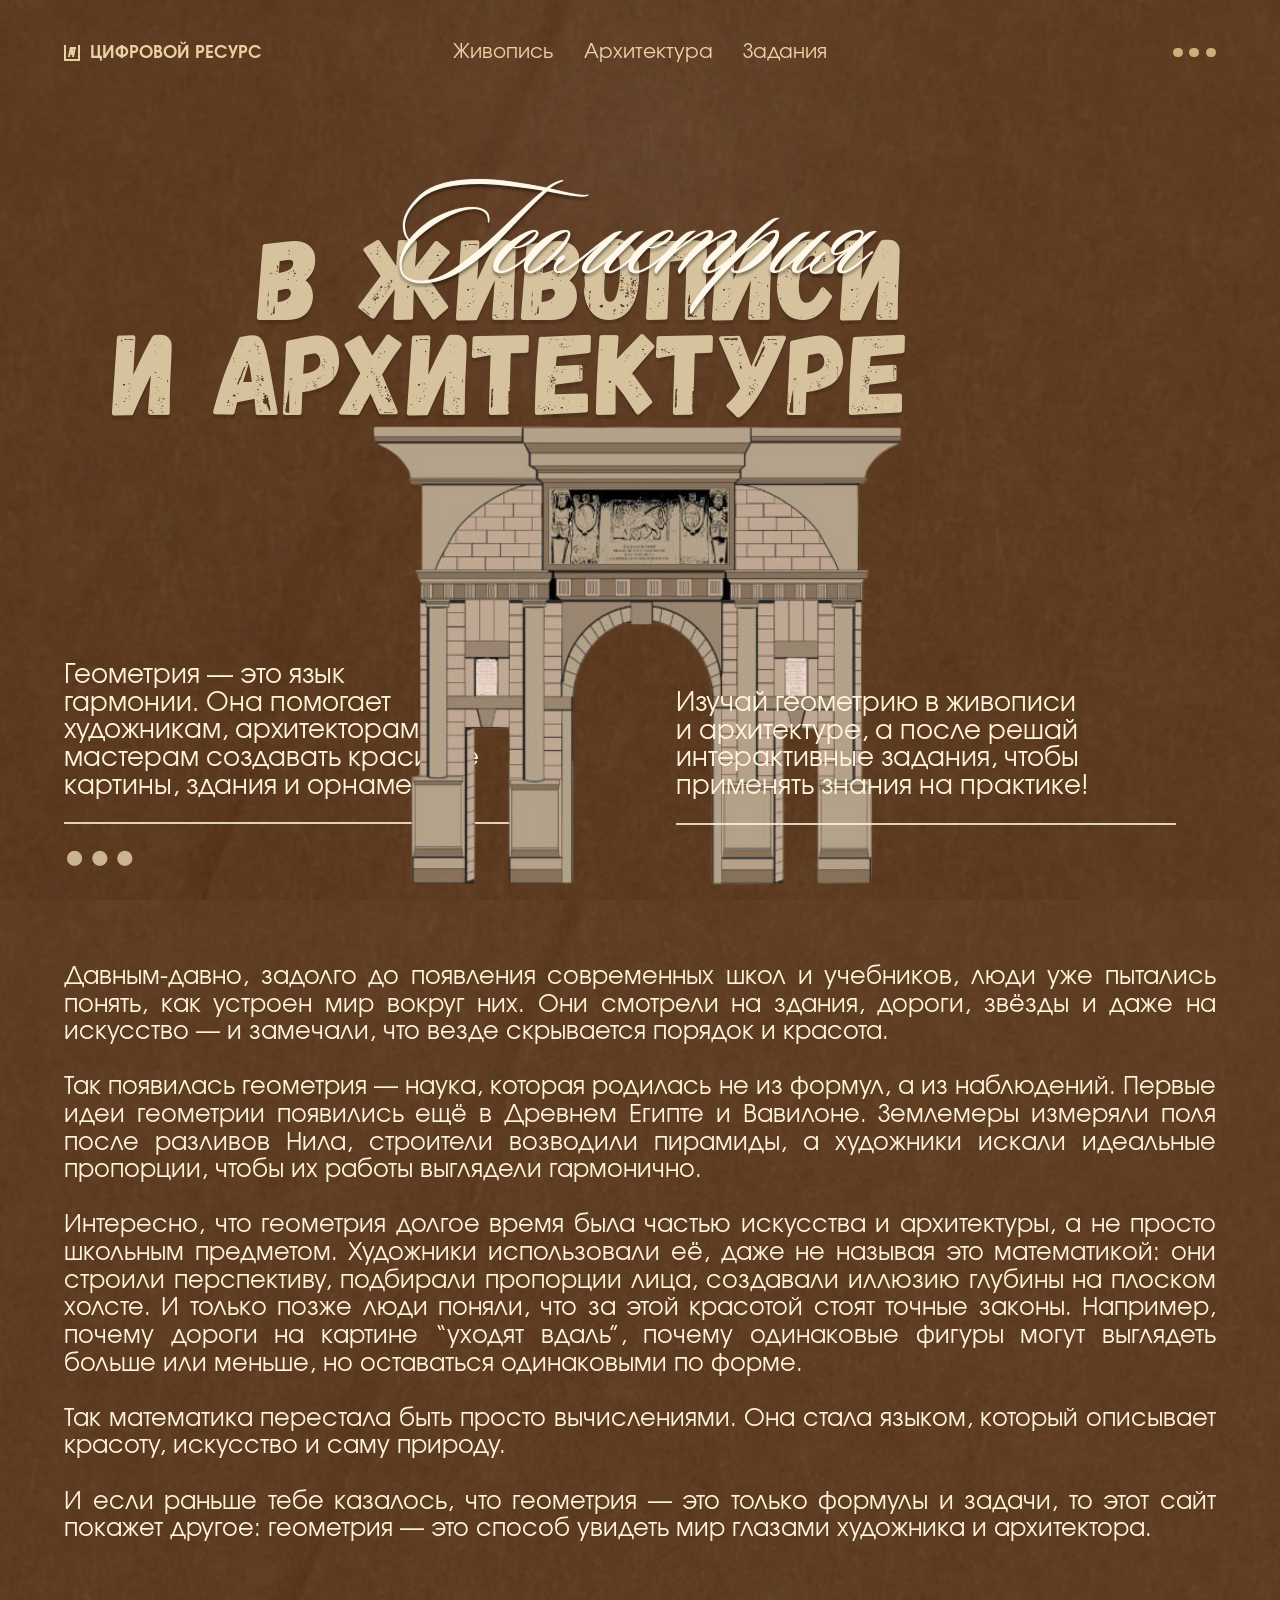
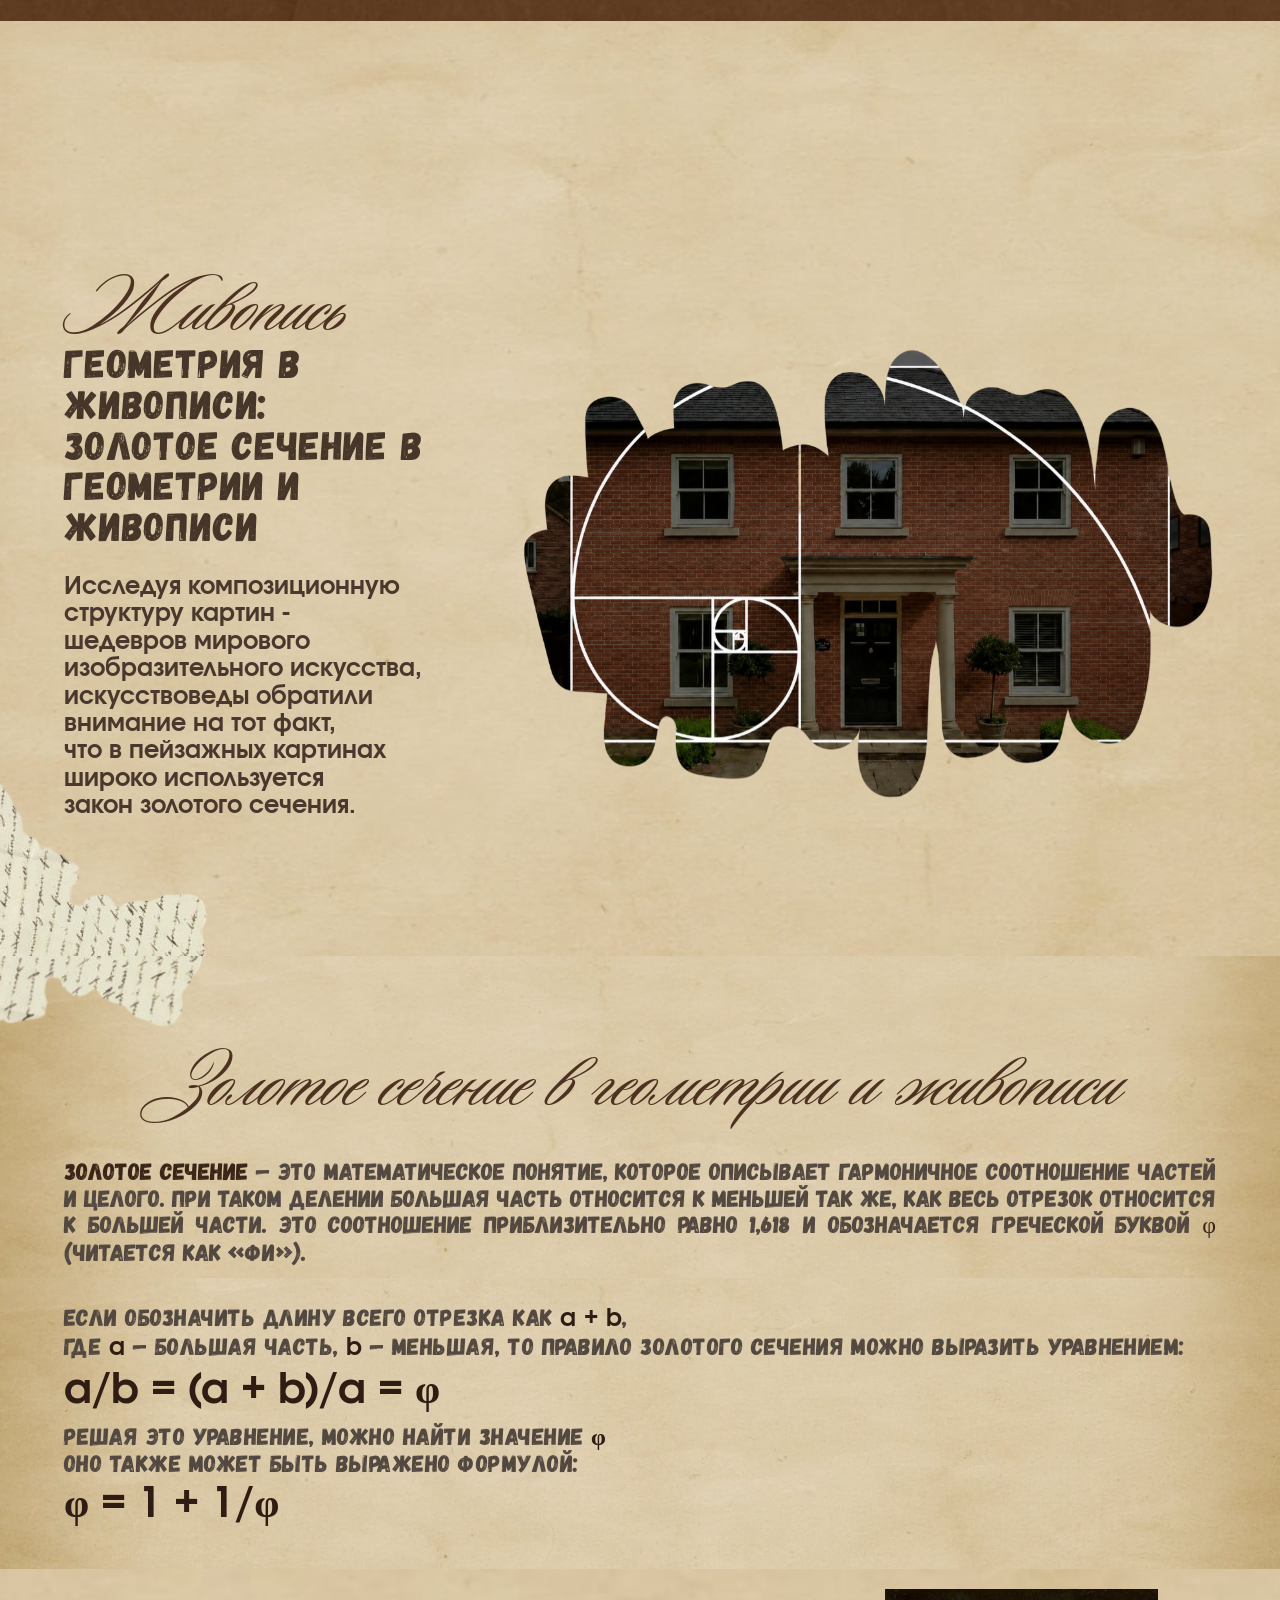
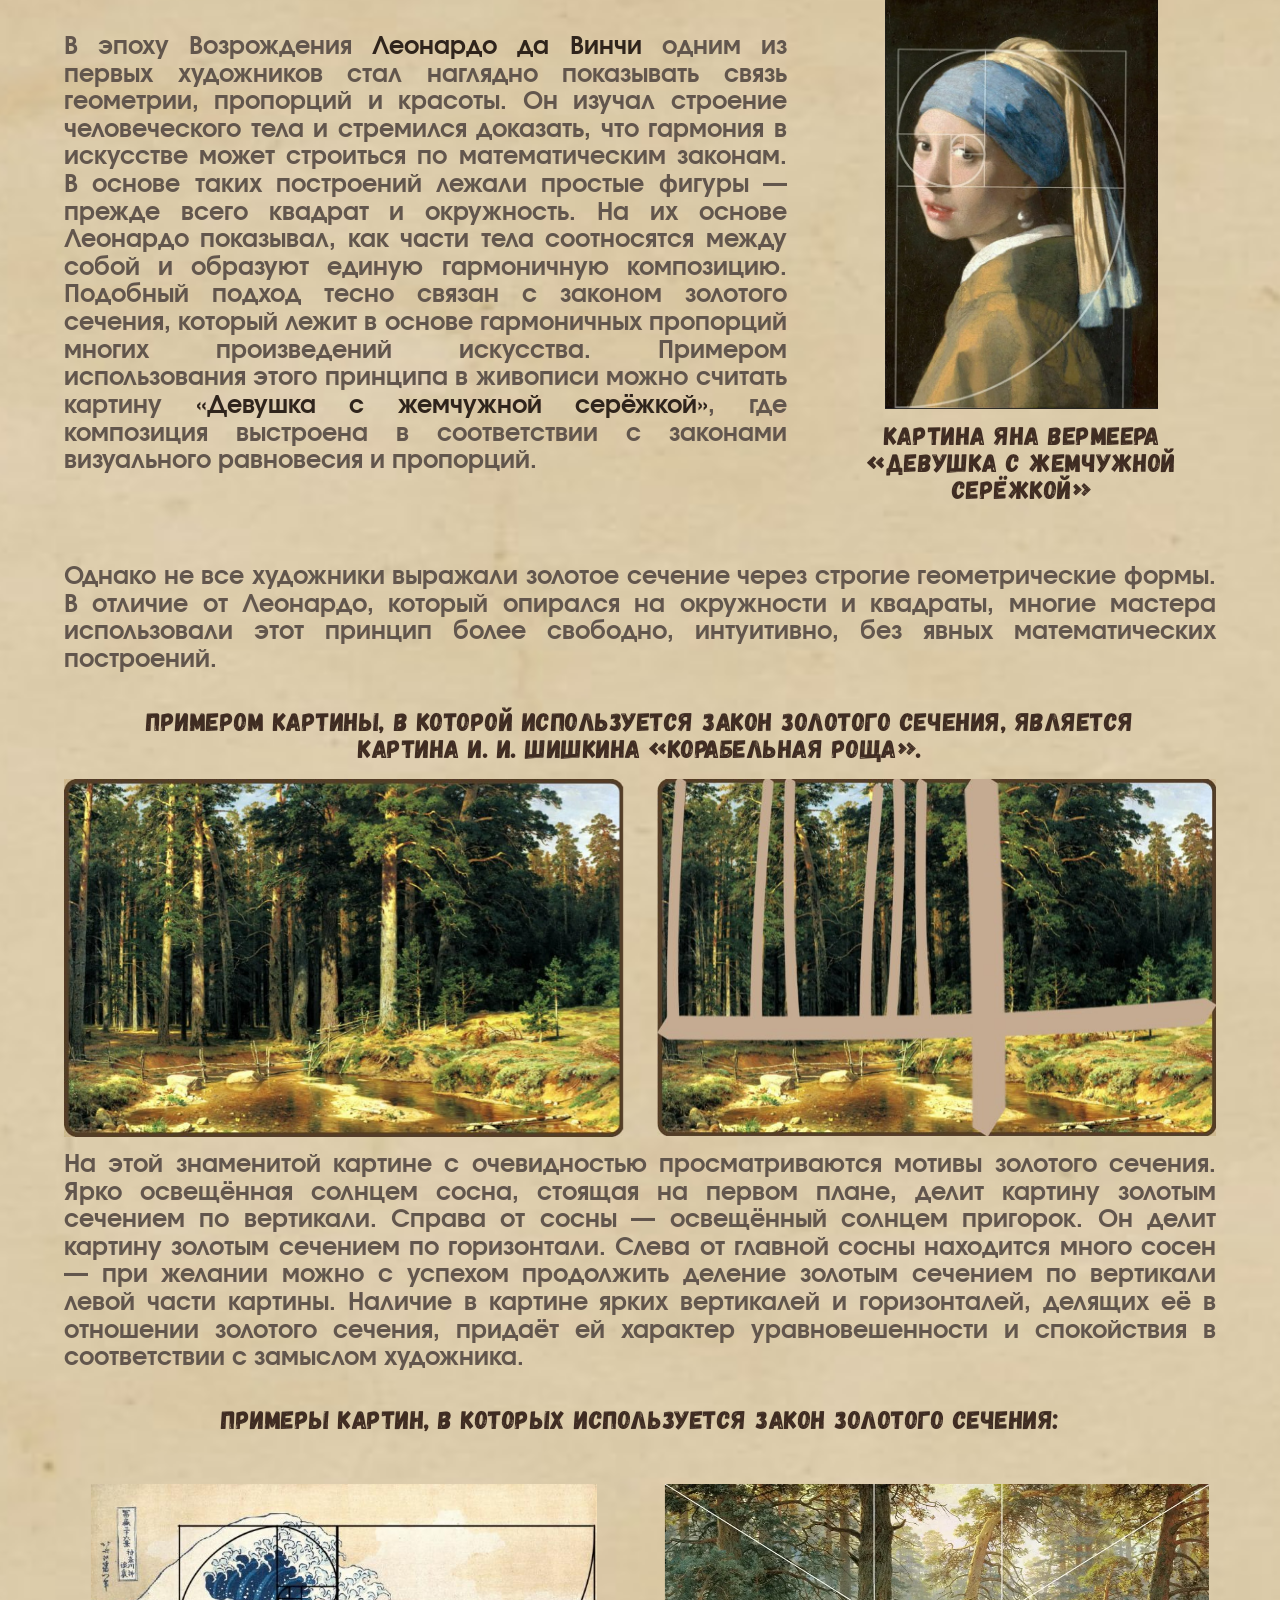
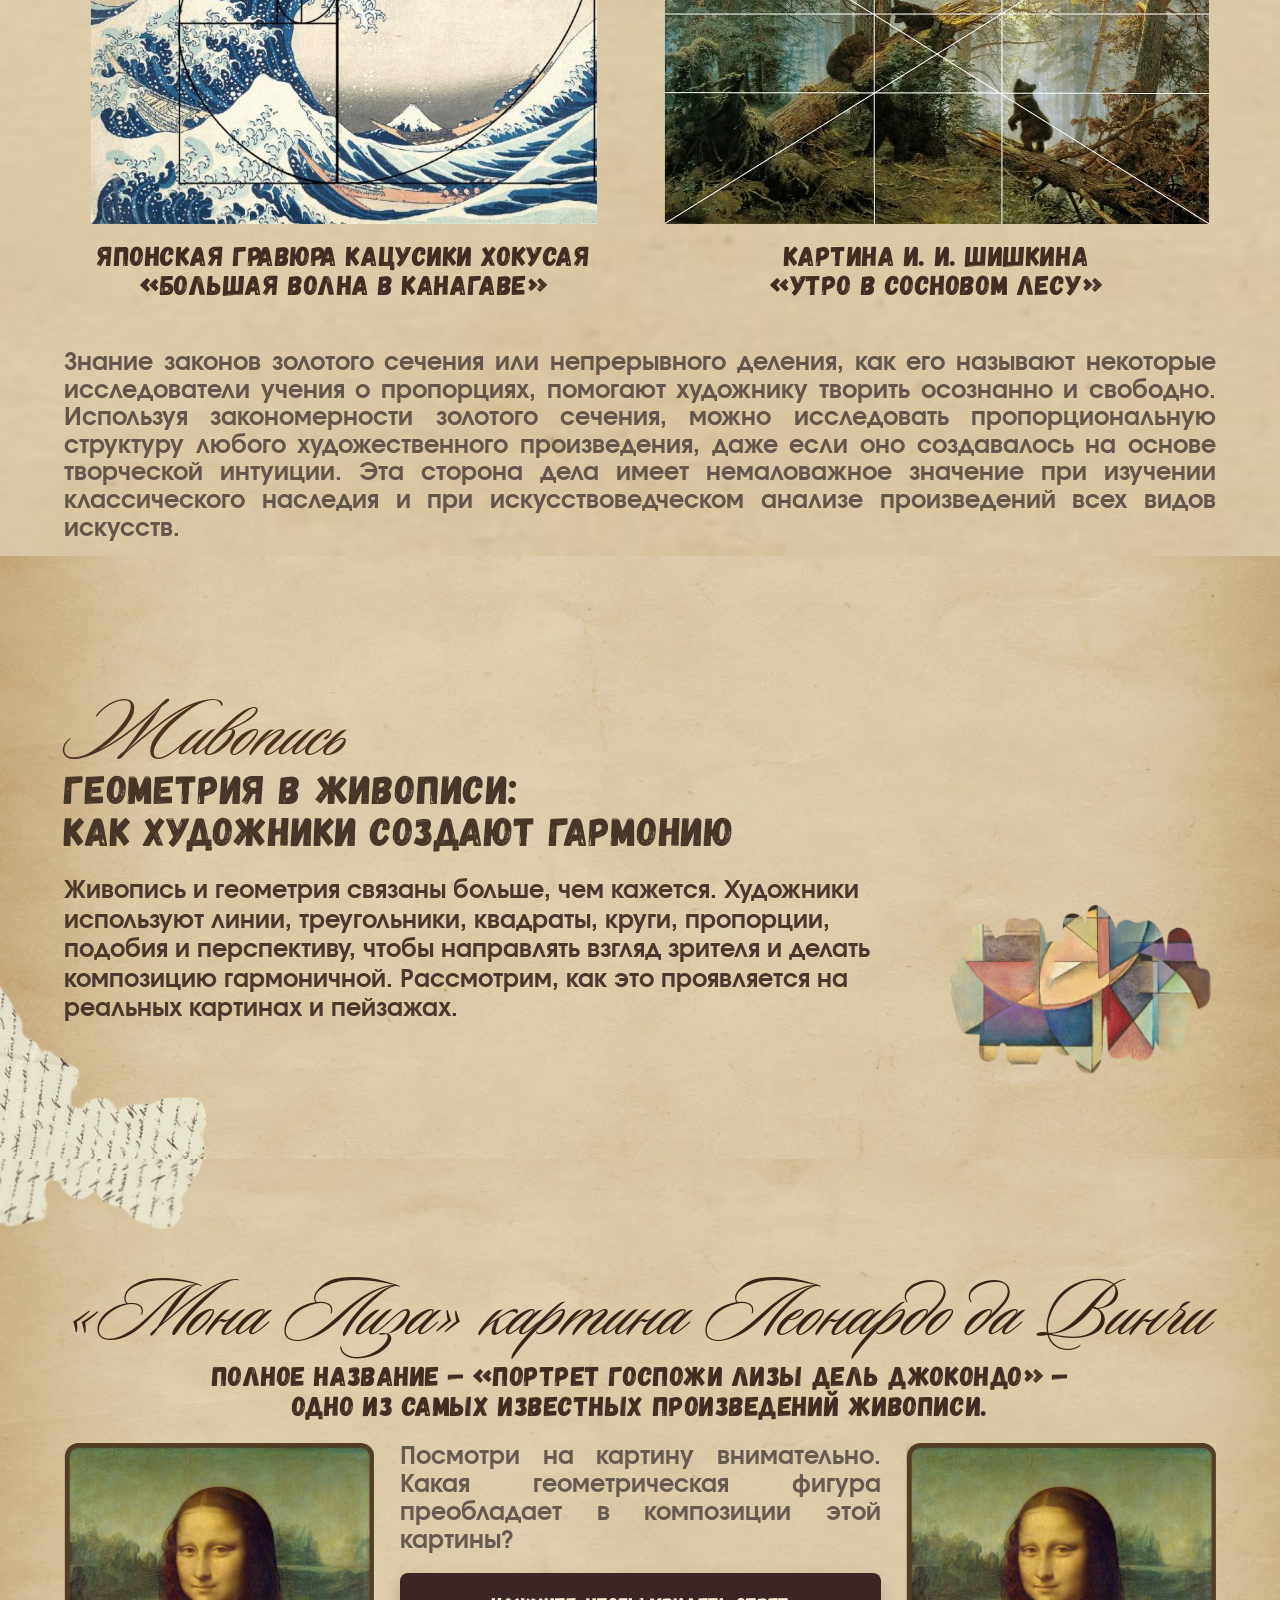
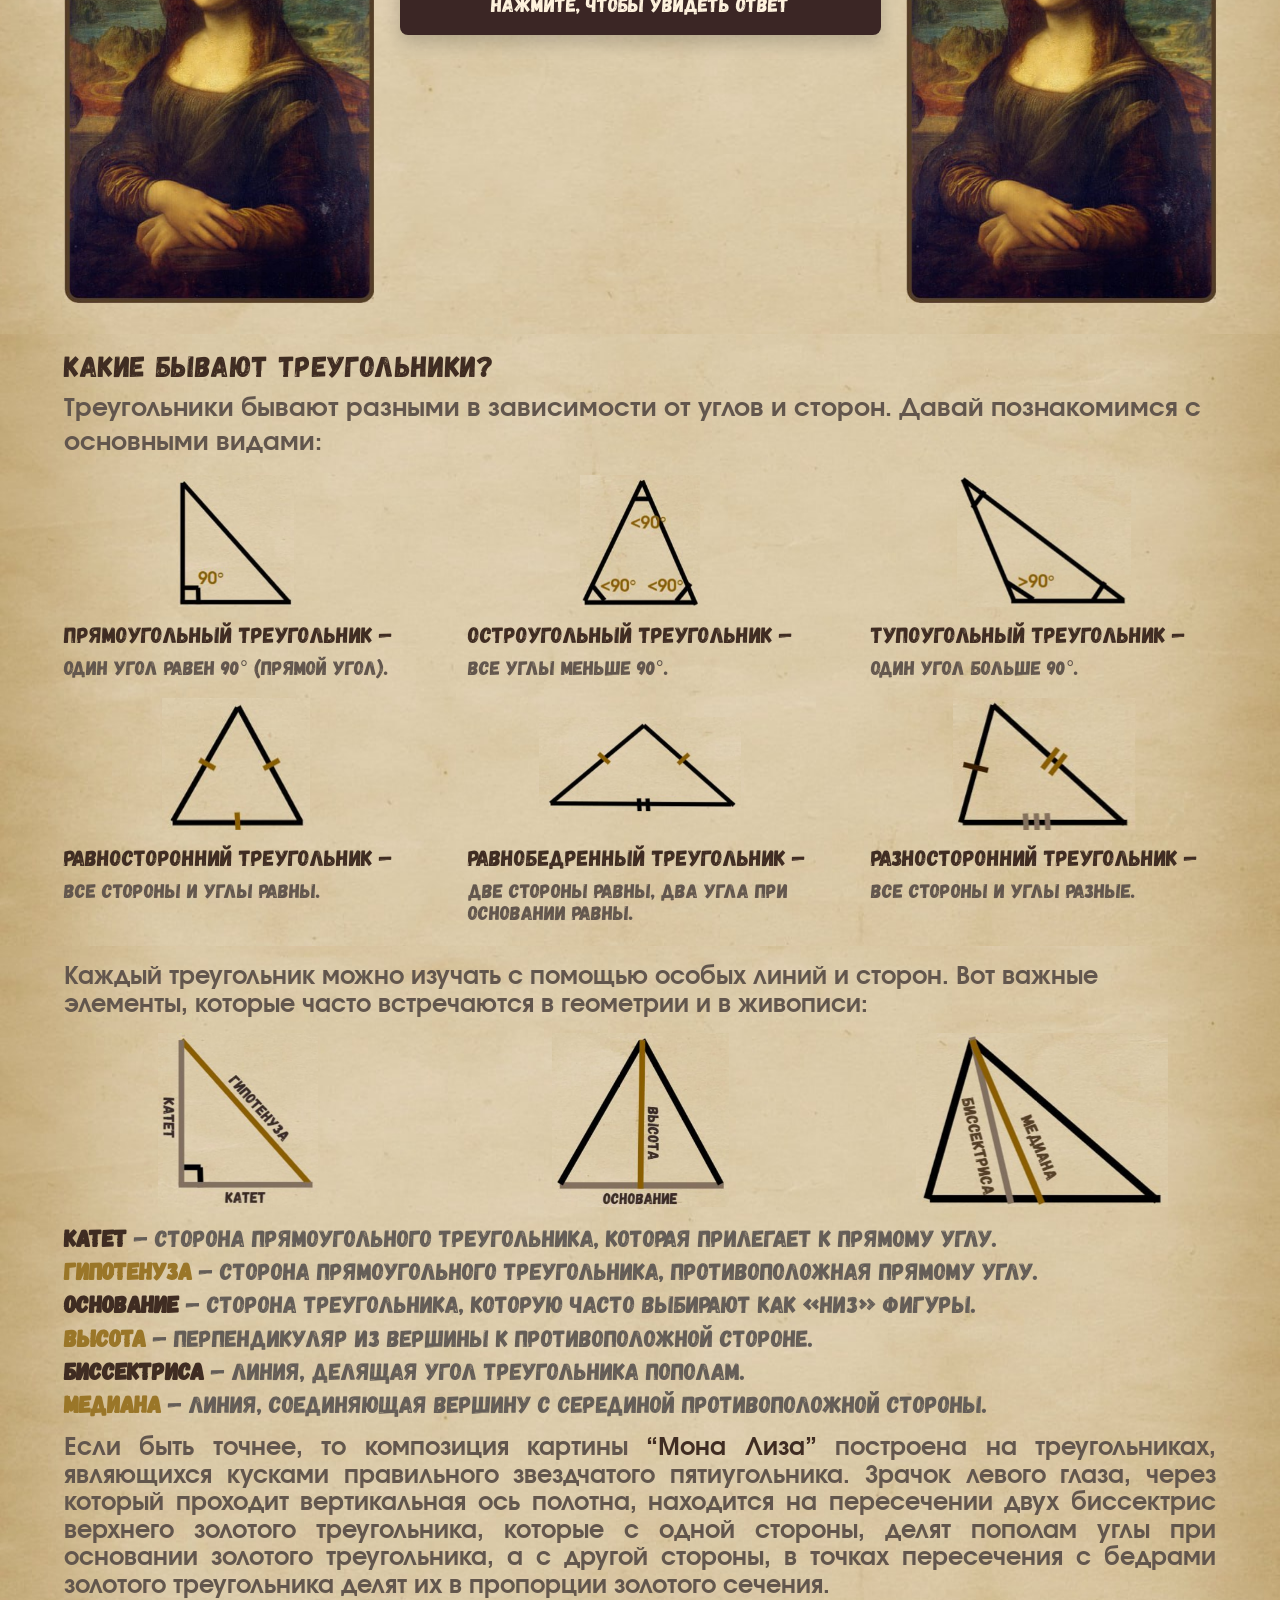
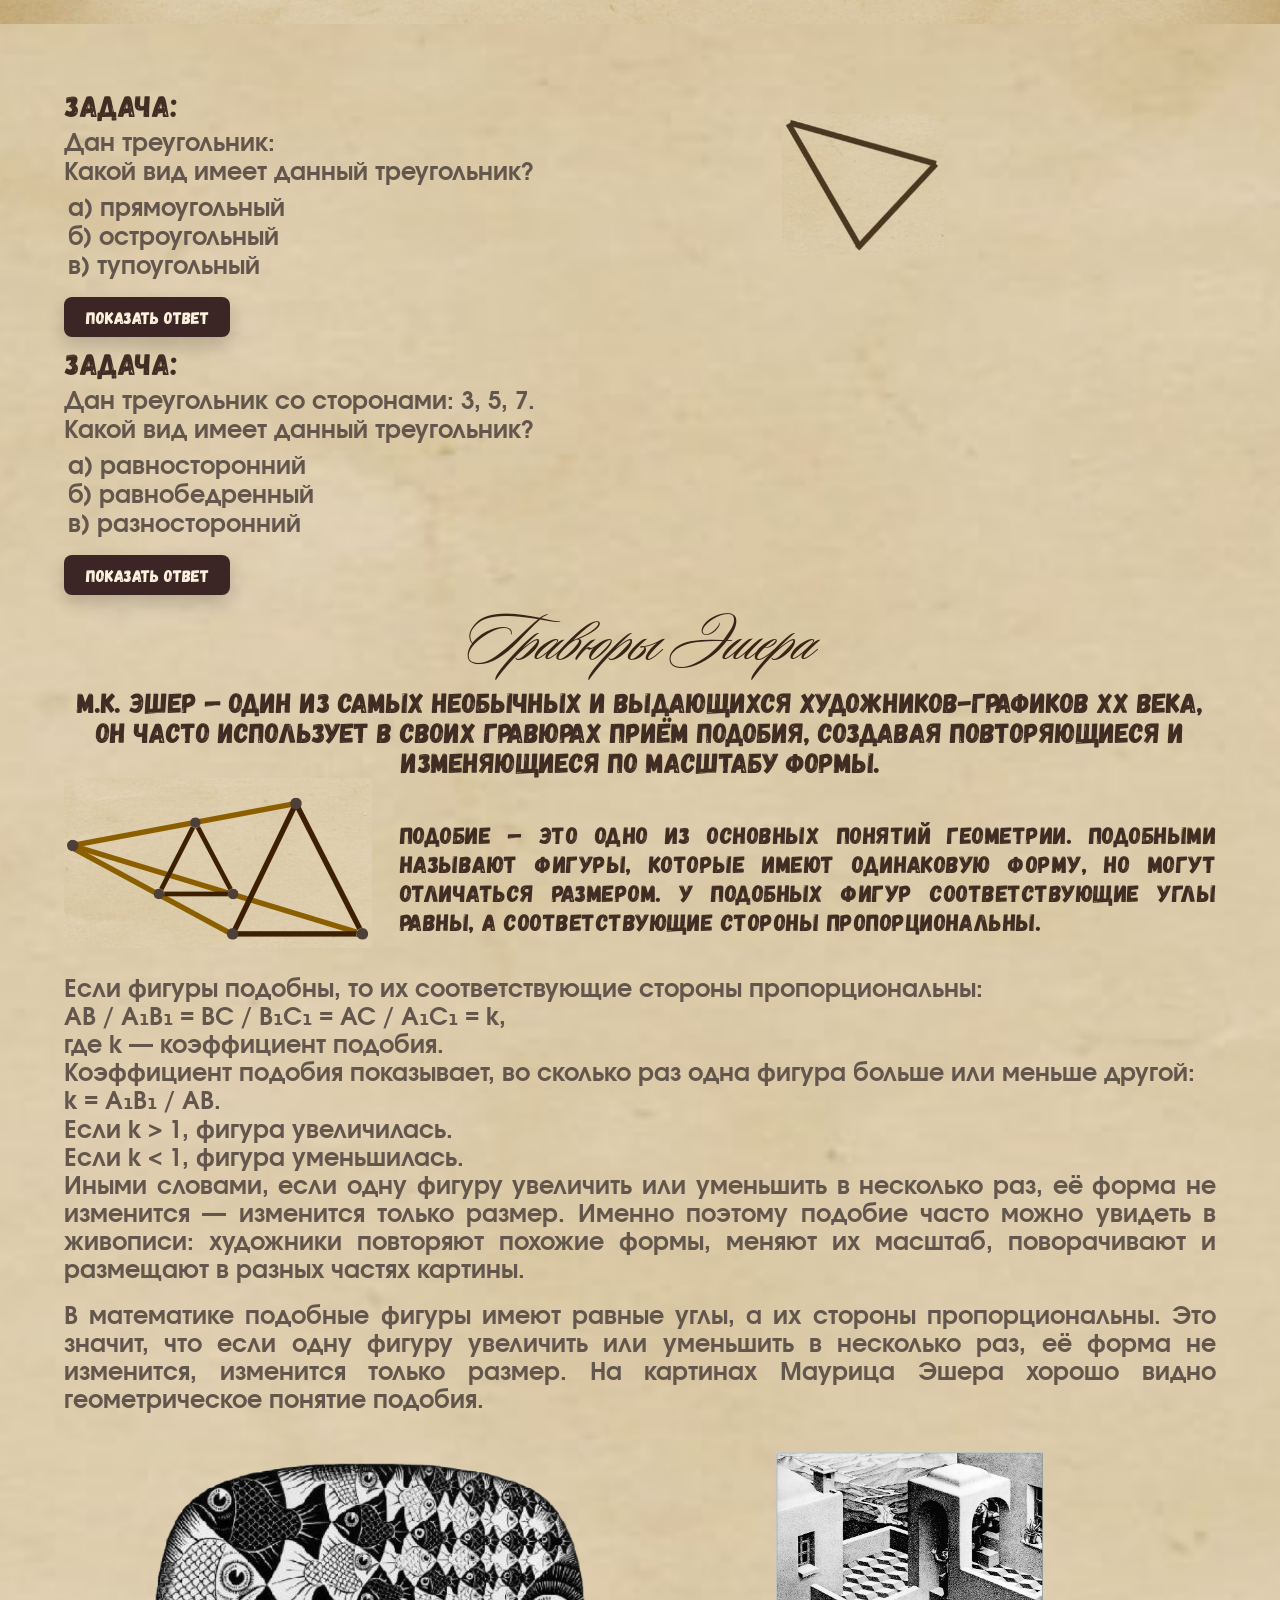
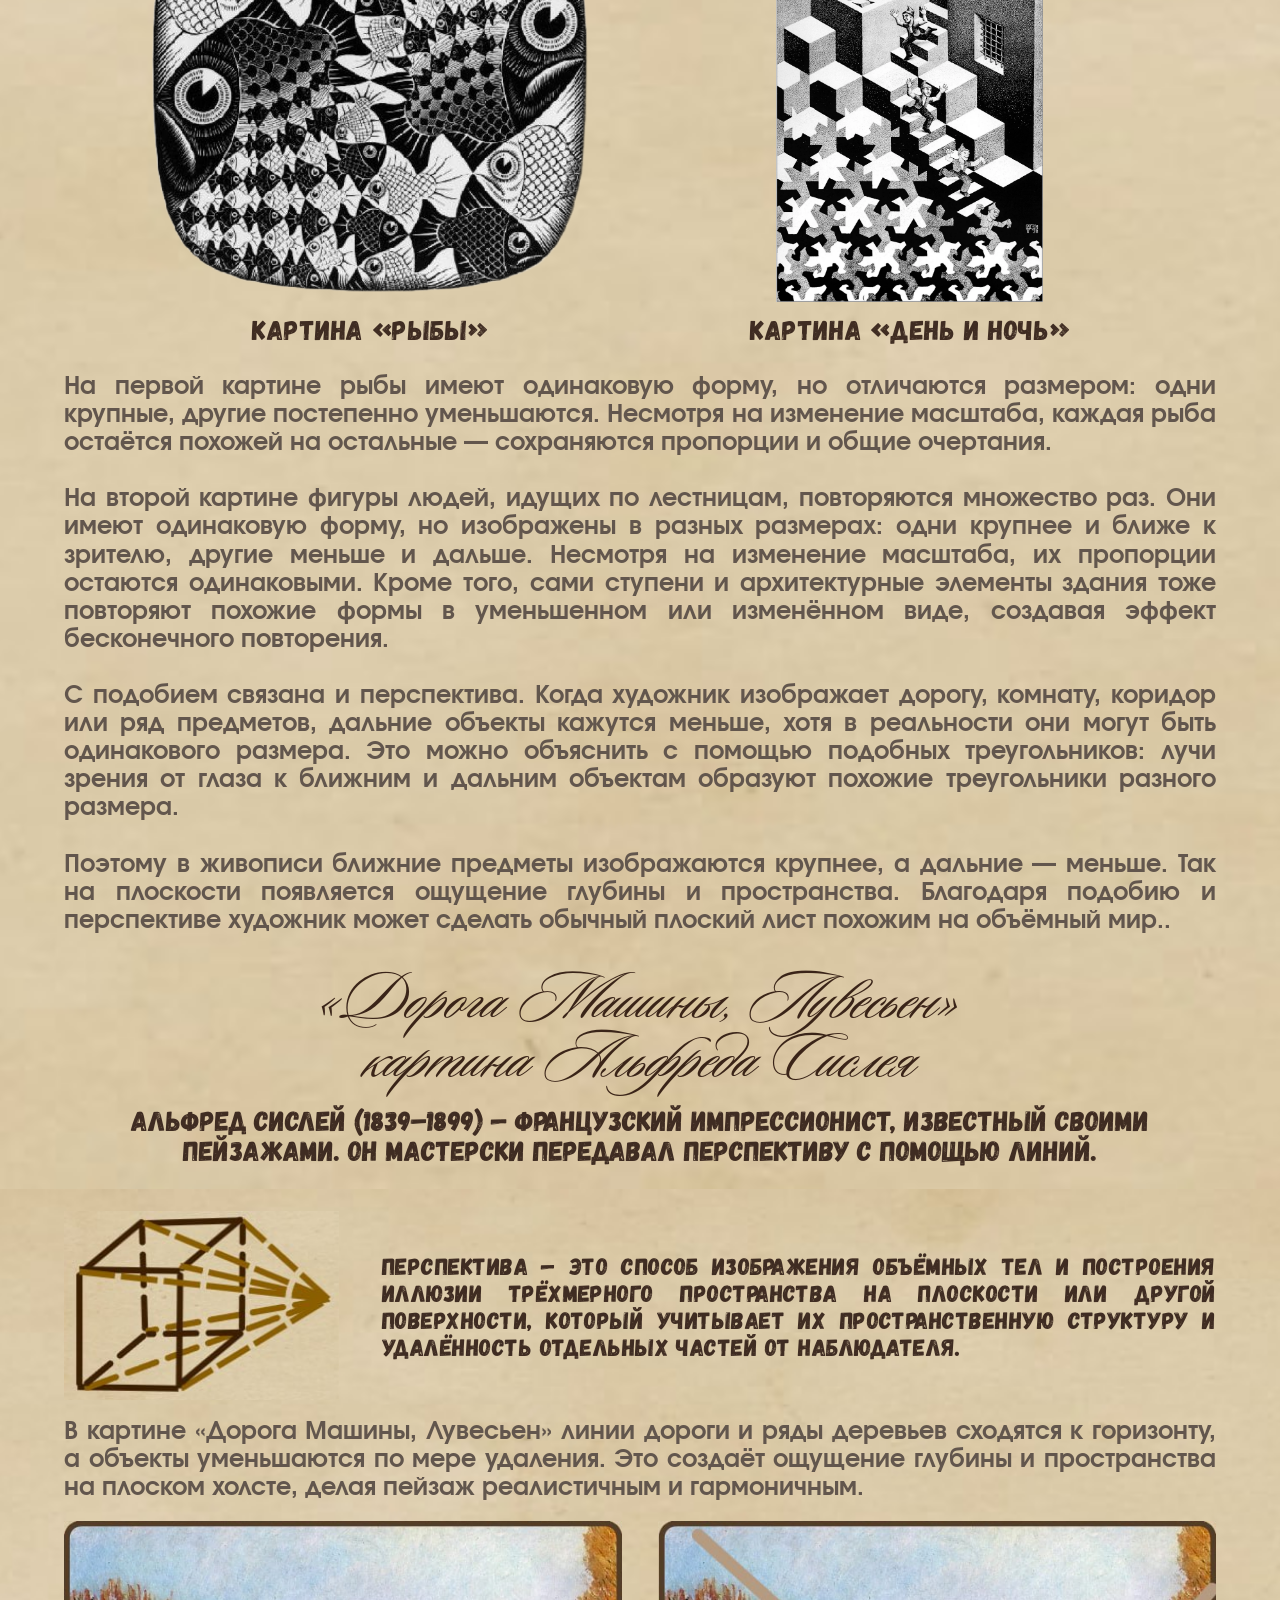
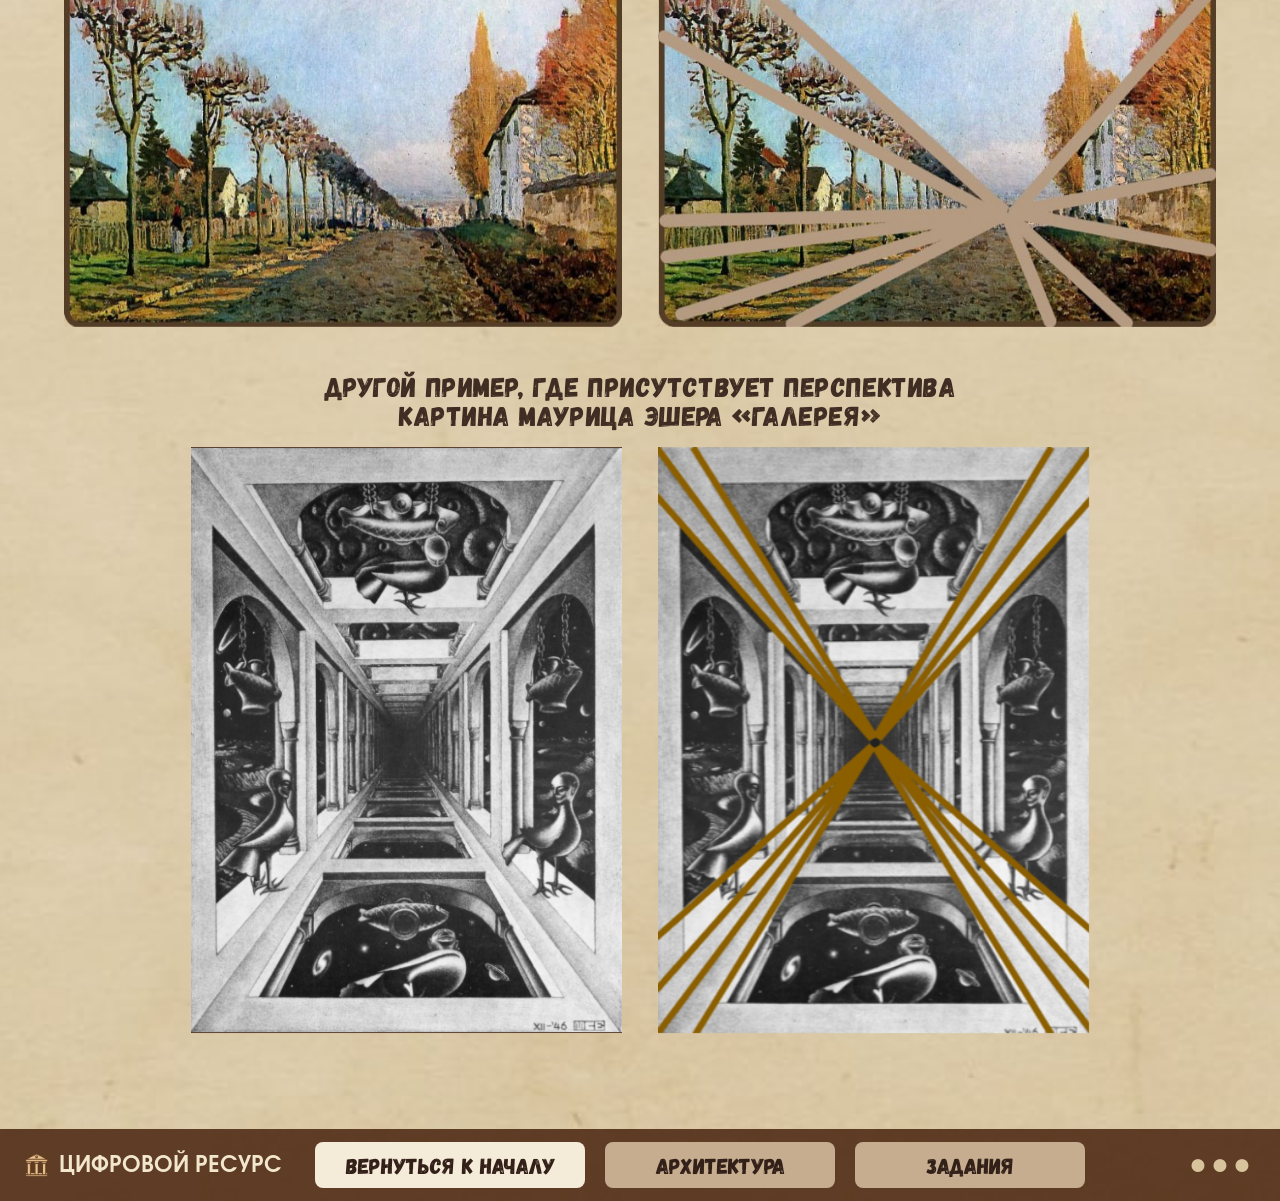
<file: index.html>
<!doctype html>
<html lang="ru">
<head>
  <meta charset="UTF-8">
  <meta name="viewport" content="width=device-width, initial-scale=1.0">
  <title>Геометрия в живописи</title>
  <link rel="stylesheet" href="css/base.css?v=menu-final-1">
  <link rel="stylesheet" href="css/index.css?v=hero-arch-lower-1">
</head>

<body>
<div class="site-wrap">

  <header class="site-header site-header--light">
    <a class="site-brand" href="index.html">
      <span class="site-brand-icon" aria-hidden="true"></span>
      <span>ЦИФРОВОЙ РЕСУРС</span>
    </a>

    <nav class="site-nav">
      <a href="index.html" class="active">Живопись</a>
      <a href="architecture.html">Архитектура</a>
      <a href="tasks.html">Задания</a>
    </nav>

    <div class="site-dots" aria-hidden="true">
      <span></span><span></span><span></span>
    </div>
  </header>

  <section class="page-hero main-hero" id="top">
    <div class="hero-side hero-side-left">
      <p>
        Геометрия — это язык<br>
        гармонии. Она помогает<br>
        художникам, архитекторам и<br>
        мастерам создавать красивые<br>
        картины, здания и орнаменты.
      </p>
    </div>

    <div class="hero-center">
      <div class="hero-script">Геометрия</div>

      <h1 class="hero-title">
        <span>В ЖИВОПИСИ</span>
        <span>И АРХИТЕКТУРЕ</span>
      </h1>

      <img class="main-arch" src="assets/hero-arch-new.png" alt="Архитектурная арка">
    </div>

    <div class="hero-side hero-side-right">
      <p>
        Изучай геометрию в живописи<br>
        и архитектуре, а после решай<br>
        интерактивные задания, чтобы<br>
        применять знания на практике!
      </p>
    </div>
  </section>

  <section class="hero-story-section">
    <div class="index-content hero-story-content">
      <p class="hero-story-text">
        Давным-давно, задолго до появления современных школ и учебников, люди уже пытались понять, как устроен мир вокруг них. Они смотрели на здания, дороги, звёзды и даже на искусство — и замечали, что везде скрывается порядок и красота.<br><br>

        Так появилась геометрия — наука, которая родилась не из формул, а из наблюдений. Первые идеи геометрии появились ещё в Древнем Египте и Вавилоне. Землемеры измеряли поля после разливов Нила, строители возводили пирамиды, а художники искали идеальные пропорции, чтобы их работы выглядели гармонично.<br><br>

        Интересно, что геометрия долгое время была частью искусства и архитектуры, а не просто школьным предметом. Художники использовали её, даже не называя это математикой: они строили перспективу, подбирали пропорции лица, создавали иллюзию глубины на плоском холсте. И только позже люди поняли, что за этой красотой стоят точные законы. Например, почему дороги на картине “уходят вдаль”, почему одинаковые фигуры могут выглядеть больше или меньше, но оставаться одинаковыми по форме.<br><br>

        Так математика перестала быть просто вычислениями. Она стала языком, который описывает красоту, искусство и саму природу.<br><br>

        И если раньше тебе казалось, что геометрия — это только формулы и задачи, то этот сайт покажет другое: геометрия — это способ увидеть мир глазами художника и архитектора.
      </p>
    </div>
  </section>

  <section class="section info-screen info-screen--golden" id="painting-golden-ratio">
    <div class="info-screen__content index-content">
      <div class="info-screen__text">
        <div class="info-screen__script">Живопись</div>

        <h2 class="info-screen__title">
          Геометрия в живописи:<br>
          золотое сечение в геометрии и живописи
        </h2>

        <p class="info-screen__paragraph">
          <strong>
            <span>Исследуя композиционную структуру картин -</span>
            <span>шедевров мирового изобразительного искусства,</span>
            <span>искусствоведы обратили внимание на тот факт,</span>
            <span>что в пейзажных картинах широко используется</span>
            <span>закон золотого сечения.</span>
          </strong>
        </p>
      </div>

      <div class="info-screen__image info-screen__image--big">
        <img src="assets/3.png" alt="Золотое сечение в живописи">
      </div>
    </div>
  </section>

  <section class="section alt golden-ratio-section">
    <div class="index-content golden-ratio-inner">
      <div class="kicker center">Золотое сечение в геометрии и живописи</div>

      <p class="highlight golden-ratio-text">
        <span class="golden-ratio-accent">Золотое сечение</span> — это математическое понятие, которое описывает гармоничное соотношение частей и целого. При таком делении большая часть относится к меньшей так же, как весь отрезок относится к большей части. Это соотношение приблизительно равно 1,618 и обозначается греческой буквой <span class="phi">φ</span> (читается как «ФИ»).
      </p>
    </div>
  </section>

  <section class="section formula-section">
    <div class="index-content formula-inner">
      <div class="formula-clean">
        <p class="formula-rule">
          Если обозначить длину всего отрезка как <span class="formula-var">a + b</span>,<br>
          где <span class="formula-var">a</span> — большая часть, <span class="formula-var">b</span> — меньшая, то правило золотого сечения можно выразить уравнением:
        </p>

        <div class="formula">
          <span class="formula-var">a/b = (a + b)/a = </span><span class="phi">φ</span>
        </div>

        <p class="formula-rule">
          Решая это уравнение, можно найти значение <span class="phi">φ</span><br>
          Оно также может быть выражено формулой:
        </p>

        <div class="formula">
          <span class="phi">φ</span><span class="formula-var"> = 1 + 1/</span><span class="phi">φ</span>
        </div>
      </div>
    </div>
  </section>

  <section class="section alt golden-ratio-section">
    <div class="index-content golden-ratio-inner">
      <div class="info-screen__content">
        <div class="info-screen__text">
          <p class="triangle-note">
            В эпоху Возрождения <span class="highlight-bold">Леонардо да Винчи</span> одним из первых художников стал наглядно показывать связь геометрии, пропорций и красоты. Он изучал
            строение человеческого тела и стремился доказать, что гармония в искусстве может строиться по математическим законам. В основе таких
            построений лежали простые фигуры — прежде всего квадрат и окружность. На их основе Леонардо показывал, как части тела соотносятся
            между собой и образуют единую гармоничную композицию.

            Подобный подход тесно связан с законом золотого сечения, который лежит в основе гармоничных пропорций многих произведений искусства.
            Примером использования этого принципа в живописи можно считать картину <span class="highlight-bold">«Девушка с жемчужной серёжкой»</span>, где композиция выстроена в
            соответствии с законами визуального равновесия и пропорций.
          </p>
        </div>

        <div class="info-screen__image art-column">
          <div class="art-item">
            <img src="assets/girl_with_pearl_golden.png" alt="Девушка с золотым сечением">
            <h2 class="section-title center">Картина Яна Вермеера «Девушка с жемчужной серёжкой»</h2>
          </div>
        </div>
      </div>

      <p class="triangle-note">
        Однако не все художники выражали золотое сечение через строгие геометрические формы. В отличие от Леонардо, который опирался на окружности и квадраты, многие мастера использовали этот принцип более свободно, интуитивно, без явных математических построений.
      </p>

      <h2 class="section-title center">
        Примером картины, в которой используется закон золотого сечения, является<br>
        Картина И. И. Шишкина «Корабельная роща».
      </h2>

      <div class="gallery-two">
        <img class="card-img" src="assets/ship_grove.jpg" alt="Корабельная роща">
        <img class="card-img" src="assets/ship_grove_markup.jpg" alt="Золотое сечение на картине">
      </div>

      <p class="triangle-note">
        На этой знаменитой картине с очевидностью просматриваются мотивы золотого сечения. Ярко освещённая солнцем сосна,
        стоящая на первом плане, делит картину золотым сечением по вертикали. Справа от сосны — освещённый солнцем пригорок.
        Он делит картину золотым сечением по горизонтали. Слева от главной сосны находится много сосен — при желании можно
        с успехом продолжить деление золотым сечением по вертикали левой части картины. Наличие в картине ярких вертикалей
        и горизонталей, делящих её в отношении золотого сечения, придаёт ей характер уравновешенности и спокойствия
        в соответствии с замыслом художника.
      </p>

      <h2 class="section-title center">Примеры картин, в которых используется закон золотого сечения:</h2>

      <div class="gallery-two art-gallery">
        <div class="art-item">
          <img class="card-img" src="assets/wave_kanagawa_golden.png" alt="Большая волна в Канагаве">
          <div class="art-caption">Японская гравюра Кацусики Хокусая «Большая волна в Канагаве»</div>
        </div>
        <div class="art-item">
          <img class="card-img" src="assets/ship_grove_bears_golden.png" alt="Корабельная роща">
          <div class="art-caption">Картина И. И. Шишкина<br> «Утро в сосновом лесу»</div>
        </div>
      </div>

      <p class="triangle-note formula-after">
        Знание законов золотого сечения или непрерывного деления, как его называют некоторые исследователи учения о пропорциях,
        помогают художнику творить осознанно и свободно. Используя закономерности золотого сечения, можно исследовать
        пропорциональную структуру любого художественного произведения, даже если оно создавалось на основе творческой интуиции.
        Эта сторона дела имеет немаловажное значение при изучении классического наследия и при искусствоведческом анализе
        произведений всех видов искусств.
      </p>
    </div>
  </section>

  <section class="section info-screen info-screen--harmony">
    <div class="info-screen__content index-content">
      <div class="info-screen__text">
        <div class="info-screen__script">Живопись</div>

        <h2 class="info-screen__title">
          Геометрия в живописи:<br>
          как художники создают гармонию
        </h2>

        <p class="info-screen__paragraph">
          <strong>
            Живопись и геометрия связаны больше, чем кажется. Художники используют линии,
            треугольники, квадраты, круги, пропорции, подобия и перспективу, чтобы направлять взгляд зрителя и
            делать композицию гармоничной. Рассмотрим, как это проявляется на реальных
            картинах и пейзажах.
          </strong>
        </p>
      </div>

      <div class="info-screen__image info-screen__image--harmony">
        <img src="assets/4.png" alt="Геометрическая абстракция">
      </div>
    </div>
  </section>

  <section class="section mona-section">
    <div class="index-content mona-inner">
      <div class="mona-heading">
        <div class="mona-script">«Мона Лиза» картина Леонардо да Винчи</div>
        <h2 class="section-title center">
          <span class="mona-title-line">Полное название — «Портрет госпожи Лизы дель Джокондо» —</span><br>
          одно из самых известных произведений живописи.
        </h2>
      </div>

      <div class="mona-layout mona-screen-layout">
        <img class="card-img mona-img" src="assets/mona_lisa.jpg" alt="Мона Лиза">

        <div class="mona-question">
          <p class="mona-question-text">
            Посмотри на картину внимательно. Какая геометрическая фигура преобладает в композиции этой картины?
          </p>
          <button class="btn mona-btn" id="mona-btn">Нажмите, чтобы увидеть ответ</button>
          <div class="answer-text mona-answer" id="mona-answer">
            <span class="mona-answer-nowrap"><span class="mona-answer-accent">Леонардо да Винчи (1452–1519) —</span></span>
            <span class="mona-answer-nowrap">мастер гармонии и пропорций. В</span> «Мона Лизе» он строил композицию на треугольниках:
            лицо, руки и тело создают невидимый треугольник, который направляет взгляд
            зрителя к лицу женщины.
          </div>
        </div>

        <img class="card-img mona-img" id="mona-right" src="assets/mona_lisa.jpg" alt="Мона Лиза с геометрической разметкой">
      </div>
    </div>
  </section>

  <section class="section triangle-section">
    <div class="index-content triangle-inner">
      <h2 class="section-title">Какие бывают треугольники?</h2>
      <p class="triangle-lead">
        <span class="triangle-lead-nowrap">Треугольники бывают разными в зависимости от углов и сторон. Давай познакомимся с</span><br>
        основными видами:
      </p>

      <div class="triangle-grid triangle-types-grid">
        <div class="triangle-item">
          <img src="assets/triangle_right.png" alt="Прямоугольный треугольник">
          <h3>Прямоугольный треугольник —</h3>
          <p>один угол равен 90° (прямой угол).</p>
        </div>

        <div class="triangle-item">
          <img src="assets/triangle_acute.png" alt="Остроугольный треугольник">
          <h3>Остроугольный треугольник —</h3>
          <p>все углы меньше 90°.</p>
        </div>

        <div class="triangle-item">
          <img src="assets/triangle_obtuse.png" alt="Тупоугольный треугольник">
          <h3>Тупоугольный треугольник —</h3>
          <p>один угол больше 90°.</p>
        </div>

        <div class="triangle-item">
          <img src="assets/triangle_equilateral.png" alt="Равносторонний треугольник">
          <h3>Равносторонний треугольник —</h3>
          <p>все стороны и углы равны.</p>
        </div>

        <div class="triangle-item">
          <img src="assets/triangle_isosceles.png" alt="Равнобедренный треугольник">
          <h3>Равнобедренный треугольник —</h3>
          <p>две стороны равны, два угла при основании равны.</p>
        </div>

        <div class="triangle-item">
          <img src="assets/triangle_scalene.png" alt="Разносторонний треугольник">
          <h3>Разносторонний треугольник —</h3>
          <p>все стороны и углы разные.</p>
        </div>
      </div>
    </div>
  </section>

  <section class="section triangle-elements-section">
    <div class="index-content triangle-elements-inner">
      <p class="triangle-lead triangle-elements-lead">
        Каждый треугольник можно изучать с помощью особых линий и сторон. Вот важные элементы, которые часто встречаются в геометрии и в живописи:
      </p>

      <div class="elements-row">
        <img src="assets/triangle_cathetus.png" alt="Катет и гипотенуза">
        <img src="assets/triangle_height.png" alt="Высота треугольника">
        <img src="assets/triangle_bisector_median.png" alt="Биссектриса и медиана">
      </div>

      <div class="triangle-terms">
        <p><strong>Катет</strong> — сторона прямоугольного треугольника, которая прилегает к прямому углу.</p>
        <p><strong>Гипотенуза</strong> — сторона прямоугольного треугольника, противоположная прямому углу.</p>
        <p><strong>Основание</strong> — сторона треугольника, которую часто выбирают как «низ» фигуры.</p>
        <p><strong>Высота</strong> — перпендикуляр из вершины к противоположной стороне.</p>
        <p><strong>Биссектриса</strong> — линия, делящая угол треугольника пополам.</p>
        <p><strong>Медиана</strong> — линия, соединяющая вершину с серединой противоположной стороны.</p>
      </div>

      <p class="triangle-note">
        Если быть точнее, то композиция картины <span class="mona-name">“Мона Лиза”</span> построена на треугольниках, являющихся кусками правильного
        звездчатого пятиугольника. Зрачок левого глаза, через который проходит вертикальная ось полотна, находится на пересечении
        двух биссектрис верхнего золотого треугольника, которые с одной стороны, делят пополам углы при основании золотого
        треугольника, а с другой стороны, в точках пересечения с бедрами золотого треугольника делят их в пропорции золотого сечения.
      </p>
    </div>
  </section>

  <section class="section index-tasks-section">
    <div class="index-content index-tasks-inner">
      <div class="quick-tasks">
        <div class="quick-task quick-task--triangle-kind">
          <h2 class="section-title">Задача:</h2>
          <p>Дан треугольник:<br><span class="task-nowrap">Какой вид имеет данный треугольник?</span></p>
          <p class="answer-options">
            <span class="answer-option">а) прямоугольный</span><br>
            <span class="answer-option" id="index-task-1">б) остроугольный</span><br>
            <span class="answer-option">в) тупоугольный</span>
          </p>
          <button class="btn" data-correct="index-task-1">Показать ответ</button>
        </div>

        <img class="task-triangle-img" src="assets/task_triangle.png" alt="Треугольник для задания">

        <div class="quick-task">
          <h2 class="section-title">Задача:</h2>
          <p><span class="task-nowrap">Дан треугольник со сторонами: 3, 5, 7.</span><br><span class="task-nowrap">Какой вид имеет данный треугольник?</span></p>
          <p class="answer-options">
            <span class="answer-option">а) равносторонний</span><br>
            <span class="answer-option">б) равнобедренный</span><br>
            <span class="answer-option" id="index-task-2">в) разносторонний</span>
          </p>
          <button class="btn" data-correct="index-task-2">Показать ответ</button>
        </div>
      </div>

      <div class="painting-transition">
        <div class="painting-script">Гравюры Эшера</div>
        <p class="painting-caption">
          М.К. Эшер — один из самых необычных и выдающихся художников-графиков XX века, он часто использует в своих гравюрах приём подобия, создавая повторяющиеся и изменяющиеся по масштабу формы.
        </p>
        <img src="assets/similarity_triangles.png" alt="Подобные фигуры">
        <p class="perspective-text">
          <br>Подобие — это одно из основных понятий геометрии. Подобными называют фигуры, которые имеют одинаковую форму, но могут отличаться размером. У подобных фигур соответствующие углы равны, а соответствующие стороны пропорциональны.
        </p>
        <p class="perspective-text">
          <br>Если фигуры подобны, то их соответствующие стороны пропорциональны:<br>
          AB / A₁B₁ = BC / B₁C₁ = AC / A₁C₁ = k,<br>
          где k — коэффициент подобия.<br>
          Коэффициент подобия показывает, во сколько раз одна фигура больше или меньше другой:<br>
          k = A₁B₁ / AB.<br>
          Если k > 1, фигура увеличилась.<br>
          Если k < 1, фигура уменьшилась.<br>
          Иными словами, если одну фигуру увеличить или уменьшить в несколько раз, её форма не изменится — изменится только размер. Именно поэтому подобие часто можно увидеть в живописи: художники повторяют похожие формы, меняют их масштаб, поворачивают и размещают в разных частях картины.<br></p>
        <p class="perspective-text">
          В математике подобные фигуры имеют равные углы, а их стороны пропорциональны. Это значит, что если одну фигуру увеличить или уменьшить в несколько раз, её форма не изменится, изменится только размер. На картинах Маурица Эшера хорошо видно геометрическое понятие подобия.
        </p>
        <div class="similarity-gallery">
          <div class="art-item">
            <img class="card-img" src="assets/escher_fishes_clean.png" alt="Картина «Рыбы»">
            <div class="art-caption">Картина «Рыбы»</div>
          </div>
          <div class="art-item">
            <img class="card-img" src="assets/escher_day_night.png" alt="Картина «День и ночь»">
            <div class="art-caption">Картина «День и ночь»</div>
          </div>
        </div>
        <p class="perspective-text">
          На первой картине рыбы имеют одинаковую форму, но отличаются размером: одни крупные, другие постепенно уменьшаются. Несмотря на изменение масштаба, каждая рыба остаётся похожей на остальные — сохраняются пропорции и общие очертания.<br><br>На второй картине фигуры людей, идущих по лестницам, повторяются множество раз. Они имеют одинаковую форму, но изображены в разных размерах: одни крупнее и ближе к зрителю, другие меньше и дальше. Несмотря на изменение масштаба, их пропорции остаются одинаковыми. Кроме того, сами ступени и архитектурные элементы здания тоже повторяют похожие формы в уменьшенном или изменённом виде, создавая эффект бесконечного повторения.<br><br>С подобием связана и перспектива. Когда художник изображает дорогу, комнату, коридор или ряд предметов, дальние объекты кажутся меньше, хотя в реальности они могут быть одинакового размера. Это можно объяснить с помощью подобных треугольников: лучи зрения от глаза к ближним и дальним объектам образуют похожие треугольники разного размера.<br><br>Поэтому в живописи ближние предметы изображаются крупнее, а дальние — меньше. Так на плоскости появляется ощущение глубины и пространства. Благодаря подобию и перспективе художник может сделать обычный плоский лист похожим на объёмный мир..
        </p>
      </div>

      <div class="painting-transition">
        <div class="painting-script">«Дорога Машины, Лувесьен»<br>картина Альфреда Сислея</div>
        <p class="painting-caption">
          <span class="caption-nowrap">Альфред Сислей (1839–1899) — французский импрессионист, известный своими</span><br>
          пейзажами. Он мастерски передавал перспективу с помощью линий.
        </p>
      </div>
    </div>
  </section>

  <section class="section perspective-section">
    <div class="index-content perspective-inner">
      <div class="perspective-head">
        <img src="assets/perspective_icon.png" alt="Схема перспективы">
        <h2 class="section-title">
          Перспектива — это способ изображения объёмных тел и построения иллюзии трёхмерного пространства на плоскости
          или другой поверхности, который учитывает их пространственную структуру и удалённость отдельных частей от наблюдателя.
        </h2>
      </div>

      <p class="perspective-text">
        В картине «Дорога Машины, Лувесьен» линии дороги и ряды деревьев сходятся к горизонту, а объекты уменьшаются
        по мере удаления. Это создаёт ощущение глубины и пространства на плоском холсте, делая пейзаж реалистичным и гармоничным.
      </p>

      <div class="gallery-two perspective-gallery">
        <img class="card-img" src="assets/louveciennes.jpg" alt="Дорога Машины, Лувесьен">
        <img class="card-img" src="assets/louveciennes_markup.jpg" alt="Перспективные линии на картине">
      </div>

      <div class="art-caption perspective-gallery-title">Другой пример, где присутствует перспектива<br>Картина Маурица Эшера «Галерея»</div>

      <div class="gallery-two perspective-gallery perspective-gallery--escher">
        <img class="card-img" src="assets/escher_gallery_plain.png" alt="Картина Маурица Эшера «Галерея» без линий перспективы">
        <img class="card-img" src="assets/escher_gallery_perspective.png" alt="Картина Маурица Эшера «Галерея» с линиями перспективы">
      </div>
    </div>

    <div class="bottom-nav">
      <div class="bottom-brand">
        <img class="brand-icon" src="assets/2.jpg" alt="">
        <span>ЦИФРОВОЙ РЕСУРС</span>
      </div>

      <div class="bottom-links">
        <a href="#top">Вернуться к началу</a>
        <a href="architecture.html">Архитектура</a>
        <a href="tasks.html">Задания</a>
      </div>

      <div class="bottom-dots">●●●</div>
    </div>
  </section>

</div>

<script src="script.js"></script>
</body>
</html>
</file>
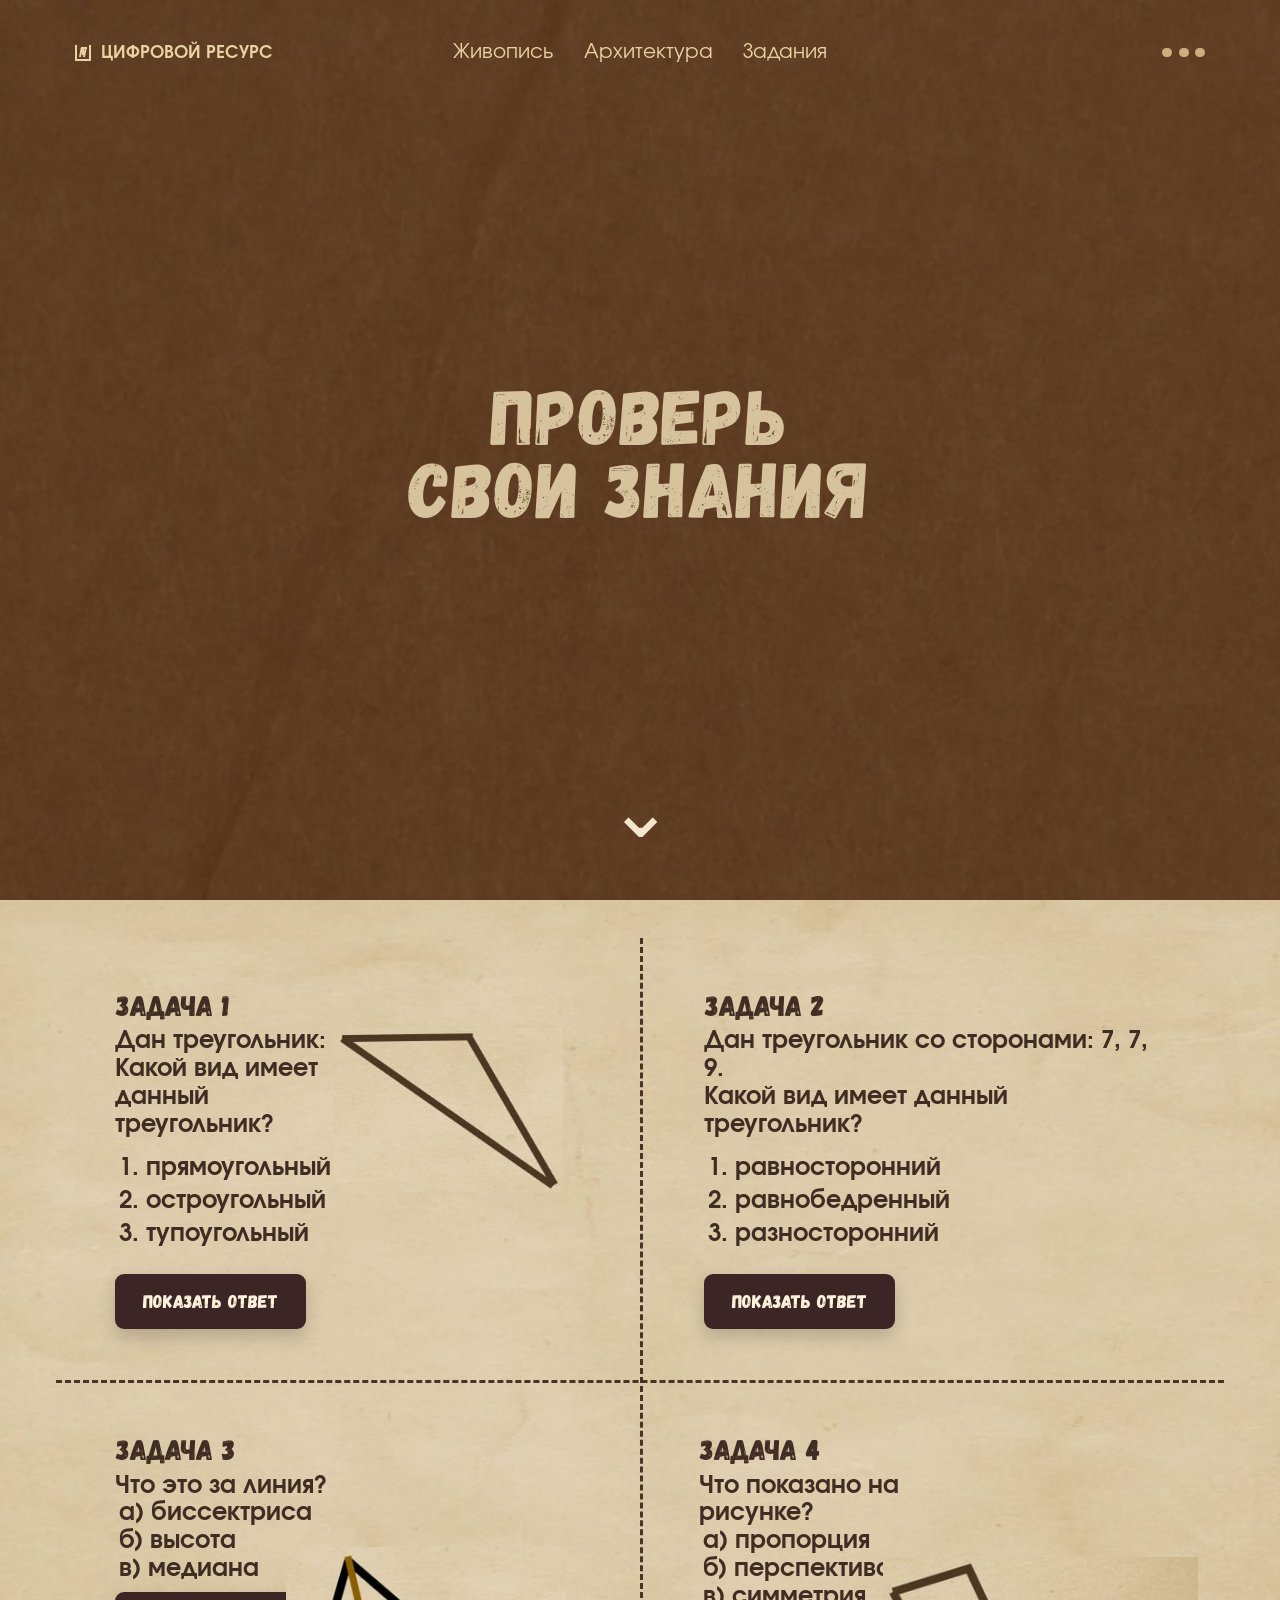
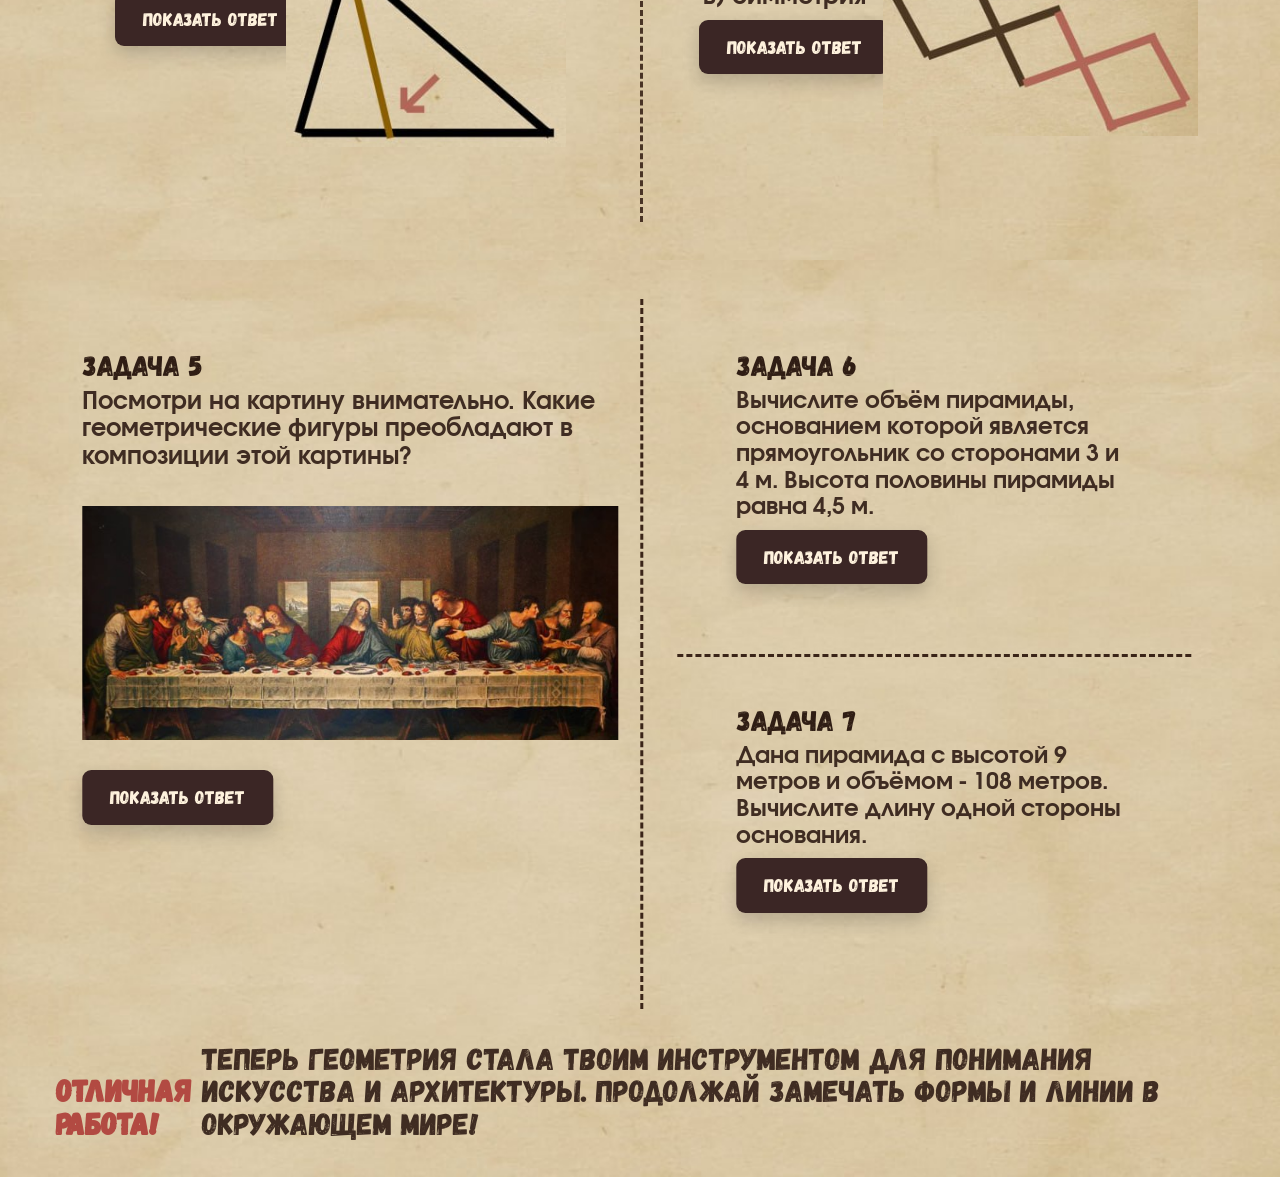
<file: tasks.html>
<!doctype html>
<html lang="ru">
<head>
  <meta charset="UTF-8">
  <meta name="viewport" content="width=device-width, initial-scale=1.0">
  <title>Проверь свои знания</title>
  <link rel="stylesheet" href="css/base.css?v=menu-final-1">
  <link rel="stylesheet" href="css/tasks.css?v=tasks-align-1">
</head>
<body class="tasks-page">
<div class="site-wrap">
  <header class="site-header site-header--light">
    <a class="site-brand" href="index.html">
      <span class="site-brand-icon" aria-hidden="true"></span>
      <span>ЦИФРОВОЙ РЕСУРС</span>
    </a>

    <nav class="site-nav">
      <a href="index.html">Живопись</a>
      <a href="architecture.html">Архитектура</a>
      <a href="tasks.html" class="active">Задания</a>
    </nav>
    <div class="site-dots" aria-hidden="true">
      <span></span><span></span><span></span>
    </div>
  </header>

  <section class="section task-cover" id="top">
    <h1>Проверь<br>свои знания</h1>
    <div class="arrow-down">⌄</div>
  </section>

  <section class="section knowledge-slide">
    <div class="knowledge-grid">
      <article class="knowledge-card knowledge-card--one">
        <h2>Задача 1</h2>
        <p>Дан треугольник:<br>Какой вид имеет данный треугольник?</p>
        <p class="task-options">
          <span class="answer-option">1. прямоугольный</span>
          <span class="answer-option">2. остроугольный</span>
          <span class="answer-option" id="task3-1">3. тупоугольный</span>
        </p>
        <button class="btn task-btn" data-correct="task3-1">Показать ответ</button>
        <img class="task-figure task-figure--triangle" src="assets/task_triangle_task1.png" alt="Треугольник">
      </article>

      <article class="knowledge-card knowledge-card--two">
        <h2>Задача 2</h2>
        <p>Дан треугольник со сторонами: 7, 7, 9.<br>Какой вид имеет данный треугольник?</p>
        <p class="task-options">
          <span class="answer-option">1. равносторонний</span>
          <span class="answer-option" id="task3-2">2. равнобедренный</span>
          <span class="answer-option">3. разносторонний</span>
        </p>
        <button class="btn task-btn" data-correct="task3-2">Показать ответ</button>
      </article>

      <article class="knowledge-card knowledge-card--three">
        <h2>Задача 3</h2>
        <p>Что это за линия?<br><span class="answer-option" id="task3-3">а) биссектриса</span><br><span class="answer-option">б) высота</span><br><span class="answer-option">в) медиана</span></p>
        <button class="btn task-btn" data-correct="task3-3">Показать ответ</button>
        <img class="task-figure task-figure--height" src="assets/triangle_with_height.png" alt="Высота треугольника">
      </article>

      <article class="knowledge-card knowledge-card--four">
        <h2>Задача 4</h2>
        <p>Что показано на рисунке?<br><span class="answer-option">а) пропорция</span><br><span class="answer-option">б) перспектива</span><br><span class="answer-option" id="task3-4">в) симметрия</span></p>
        <button class="btn task-btn" data-correct="task3-4">Показать ответ</button>
        <img class="task-figure task-figure--squares" src="assets/ornament_squares.png" alt="Орнамент из квадратов">
      </article>
    </div>
  </section>

  <section class="section final-task-slide">
    <div class="final-layout">
      <article class="final-main-task">
        <h2>Задача 5</h2>
        <p>
          Посмотри на картину внимательно. Какие геометрические фигуры преобладают в композиции
          этой картины?
        </p>
        <div class="last-supper-no-frame">
          <img class="last-supper" id="last-supper-img" src="assets/last_supper.jpg" alt="Тайная вечеря">
        </div>
        <button
          class="btn task-btn"
          data-toggle-target="task5-answer"
          data-swap-image="last-supper-img"
          data-open-src="assets/last_supper_markup.jpg"
          data-closed-src="assets/last_supper.jpg"
        >Показать ответ</button>
        <div class="task-hidden-answer" id="task5-answer"></div>
      </article>

      <div class="final-side-tasks">
        <article class="side-task">
          <h2>Задача 6</h2>
          <p>
            Вычислите объём пирамиды, основанием которой является прямоугольник со сторонами
            3 и 4 м. Высота половины пирамиды равна 4,5 м.
          </p>
          <div class="side-answer" id="task-final-answer-1"><span>Ответ:</span> 36 м³</div>
          <button class="btn task-btn" data-toggle-target="task-final-answer-1">Показать ответ</button>
        </article>

        <article class="side-task">
          <h2>Задача 7</h2>
          <p>
            Дана пирамида с высотой 9 метров и объёмом - 108 метров. Вычислите длину
            одной стороны основания.
          </p>
          <div class="side-answer" id="task-final-answer-2"><span>Ответ:</span> 6 м</div>
          <button class="btn task-btn" data-toggle-target="task-final-answer-2">Показать ответ</button>
        </article>
      </div>
    </div>

    <div class="finish-text">
      <strong>Отличная работа!</strong>
      Теперь геометрия стала твоим инструментом для понимания искусства и архитектуры.
      Продолжай замечать формы и линии в окружающем мире!
    </div>
  </section>
</div>
<script src="script.js"></script>
</body>
</html>
</file>
<file: css/base.css>
@font-face {
  font-family: "Sloop Script Pro";
  src: url("../assets/fonts/Sloop Script Pro.otf") format("opentype");
  font-weight: 400;
  font-style: normal;
}

@font-face {
  font-family: "Sloop Script Pro";
  src: url("../assets/fonts/Sloop Script Pro Medium.otf") format("opentype");
  font-weight: 500;
  font-style: normal;
}

@font-face {
  font-family: "Sloop Script Pro";
  src: url("../assets/fonts/Sloop Script Pro Bold.otf") format("opentype");
  font-weight: 700;
  font-style: normal;
}

@font-face {
  font-family: "Evolventa";
  src: url("../assets/fonts/Evolventa-Regular.ttf") format("truetype");
  font-weight: 400;
  font-style: normal;
}

@font-face {
  font-family: "Evolventa";
  src: url("../assets/fonts/Evolventa-Bold.ttf") format("truetype");
  font-weight: 700;
  font-style: normal;
}

@font-face {
  font-family: "Gagalin";
  src: url("../assets/fonts/Gagalin-Regular.otf") format("opentype");
  font-weight: 400;
  font-style: normal;
}

:root {
  --brown: #5b3824;
  --brown-dark: #2f1d14;
  --paper: #efe0bf;
  --gold: #b28b33;
  --cream: #f8efde;
  --shadow: 0 12px 28px rgba(0, 0, 0, 0.18);
  --ease-out-soft: cubic-bezier(0.22, 1, 0.36, 1);
}

* {
  box-sizing: border-box;
}

html {
  scroll-behavior: smooth;
}

html,
body {
  width: 100%;
  min-height: 100%;
}

body {
  margin: 0;
  font-family: "Evolventa", Arial, Helvetica, sans-serif;
  color: var(--brown-dark);
  background: #2b1912;
}

img {
  max-width: 100%;
  display: block;
}

a {
  color: inherit;
  text-decoration: none;
}

.site-wrap {
  width: 100%;
  max-width: none;
  margin: 0;
  background: var(--paper);
  box-shadow: none;
}

/* ========================= */
/* ВЕРХНЕЕ МЕНЮ */
/* ========================= */

.site-header {
  position: absolute;
  top: 0;
  left: 0;
  z-index: 100;

  width: 100%;
  height: 105px;
  padding: 0 112px;

  display: grid;
  grid-template-columns: 1fr auto 1fr;
  align-items: center;

  color: #eee2c8;
  background: transparent;
  box-shadow: none;
}

.site-header--light {
  color: #ead2a4;
}

.site-header--dark {
  color: #3b241c;
}

.site-brand {
  justify-self: start;

  display: inline-flex;
  align-items: center;
  gap: 10px;

  font-family: "Evolventa", Arial, Helvetica, sans-serif;
  font-size: 24px;
  font-weight: 700;
  line-height: 1;
  letter-spacing: 0;

  color: inherit;
}

.site-header--dark .site-brand,
.site-header--dark .site-nav a,
.site-header--dark .site-nav a.active,
.site-header--dark .site-dots {
  color: #3b241c;
}

.site-header--light .site-brand,
.site-header--light .site-nav a,
.site-header--light .site-nav a.active,
.site-header--light .site-dots {
  color: #ead2a4;
}

.site-brand-icon,
.site-brand__icon,
.brand-icon {
  width: 24px;
  height: 24px;
  flex: 0 0 24px;
}

.site-brand-icon {
  display: inline-block;
  position: relative;
  background: none;
  border: 2px solid currentColor;
  border-top: 0;
}

.site-brand-icon::before {
  content: "";
  position: absolute;
  left: 3px;
  right: 3px;
  top: 2px;
  height: 8px;
  border-top: 2px solid currentColor;
  border-left: 2px solid currentColor;
  border-right: 2px solid currentColor;
  transform: skewX(-12deg);
}

.site-brand-icon::after {
  content: "";
  position: absolute;
  left: 5px;
  right: 5px;
  bottom: 4px;
  height: 7px;
  background:
    linear-gradient(currentColor 0 0) left center / 2px 100% no-repeat,
    linear-gradient(currentColor 0 0) center center / 2px 100% no-repeat,
    linear-gradient(currentColor 0 0) right center / 2px 100% no-repeat;
}

.site-brand__icon,
.brand-icon {
  object-fit: contain;
}

.site-nav {
  justify-self: center;

  display: flex;
  align-items: center;
  justify-content: center;
  gap: 44px;
  flex-wrap: nowrap;
}

.site-nav a {
  font-family: "Evolventa", Arial, Helvetica, sans-serif;
  font-size: 28px;
  font-weight: 400;
  line-height: 1;
  color: inherit;
  border: none;
  transition:
    color 0.3s ease,
    transform 0.3s var(--ease-out-soft);
}

.site-nav a:hover {
  color: #eee2c8;
  transform: translateY(-2px);
}

.site-header--dark .site-nav a:hover {
  color: #2f1d14;
}

.site-nav a.active {
  color: #eee2c8;
  font-weight: 400;
  border: none;
}

.site-header--dark .site-nav a.active {
  color: #4a382e;
}

.site-dots {
  justify-self: end;

  display: flex;
  align-items: center;
  gap: 10px;
  opacity: 0.9;
}

.site-dots span {
  width: 14px;
  height: 14px;
  display: block;
  border-radius: 50%;
  background: currentColor;
}

.site-header--light .site-dots span {
  background: #d8bd86;
}

.site-header--dark .site-dots span {
  background: #5a4031;
}

/* ========================= */
/* ОБЩИЕ СЕКЦИИ */
/* ========================= */

.page-hero {
  min-height: 720px;
  padding: 110px 50px 50px;

  display: grid;
  grid-template-columns: 1fr 1.2fr 1fr;
  gap: 28px;
  align-items: center;

  color: var(--cream);
}

.section,
.section.alt,
.page-hero.arch,
.task-hero {
  background: url("../assets/fon2.jpg") center center / cover no-repeat;
}

.section {
  width: 100%;
  min-height: 720px;
  padding: 72px 70px;
  position: relative;
}

.center {
  text-align: center;
}

/* ========================= */
/* РУКОПИСНЫЕ НАДПИСИ */
/* ========================= */

.kicker,
.script,
.script-label,
.painting-title .kicker,
.task-picture-title {
  font-family: "Sloop Script Pro", cursive !important;
  font-weight: 400 !important;
  font-style: normal !important;
  line-height: 0.9;
  color: #4d3121;
}

.kicker,
.script,
.script-label {
  font-size: clamp(46px, 4.8vw, 72px);
}

/* ========================= */
/* ЗАГОЛОВКИ И ОБЫЧНЫЙ ТЕКСТ */
/* ========================= */

.section-title {
  margin: 0 0 24px;

  font-family: "Gagalin", Impact, "Arial Black", Arial, sans-serif;
  font-size: clamp(24px, 2.6vw, 38px);
  font-weight: 400;
  line-height: 1.05;
  letter-spacing: 0.02em;
  text-transform: uppercase;

  color: #3f2c22;
}

.small-title {
  font-size: 28px;
}

.section p {
  margin: 0 0 18px;

  font-family: "Evolventa", Arial, Helvetica, sans-serif;
  font-size: clamp(18px, 1.8vw, 25px);
  font-weight: 400;
  line-height: 1.35;
  color: #4a382e;
}

.highlight {
  font-family: "Gagalin", Impact, "Arial Black", Arial, sans-serif;
  font-weight: 400;
  text-transform: uppercase;
  color: #4b3a35;
}

.muted {
  color: rgba(43, 32, 28, 0.75);
}

/* ========================= */
/* СЕТКИ */
/* ========================= */

.two-col {
  display: grid;
  grid-template-columns: 1.08fr 0.92fr;
  gap: 52px;
  align-items: center;
}

.gallery-two {
  display: grid;
  grid-template-columns: repeat(2, 1fr);
  gap: 38px;
  align-items: start;
  margin: 30px 0;
}

.card-img {
  width: 100%;
  display: block;

  border: 5px solid #5c4233;
  border-radius: 10px;
  background: #fff;
  box-shadow: var(--shadow);
}

/* ========================= */
/* КАРТИНКИ-КЛЯКСЫ */
/* ========================= */

.blob-wrap img {
  width: 100%;
  display: block;

  border-radius: 24px;

  clip-path: polygon(
    8% 5%,
    35% 1%,
    63% 6%,
    91% 4%,
    99% 20%,
    95% 50%,
    99% 84%,
    77% 98%,
    45% 95%,
    12% 99%,
    2% 78%,
    6% 44%,
    0 16%
  );

  box-shadow: var(--shadow);
}

/* ========================= */
/* ФОРМУЛЫ */
/* ========================= */

.formula-box {
  margin: 22px 0 28px;
  padding: 24px 30px;

  background: rgba(255, 255, 255, 0.22);
  border-left: 8px solid var(--gold);

  box-shadow: var(--shadow);
}

.formula-box p {
  margin-bottom: 10px;
  font-weight: 700;
}

.formula {
  margin: 12px 0 16px;

  font-family: "Gagalin", Impact, "Arial Black", Arial, sans-serif;
  font-size: clamp(34px, 5vw, 60px);
  font-weight: 400;
  line-height: 1.05;

  color: #2d1a12;
}

/* ========================= */
/* МОНА ЛИЗА */
/* ========================= */

.mona-layout {
  display: grid;
  grid-template-columns: 292px 1fr 292px;
  gap: 28px;
  align-items: center;
  margin-top: 30px;
}

.mona-layout p {
  font-size: 24px;
  font-weight: 700;
}

.answer-text {
  display: none;

  margin-top: 20px;

  font-family: "Evolventa", Arial, Helvetica, sans-serif;
  font-size: 22px;
  font-weight: 700;
  line-height: 1.35;
  color: #4a382e;
}

.answer-text.visible {
  display: block;
}

/* ========================= */
/* КНОПКИ */
/* ========================= */

.btn {
  appearance: none;
  border: none;
  cursor: pointer;

  padding: 18px 26px;
  border-radius: 12px;

  font-family: "Gagalin", Impact, "Arial Black", Arial, sans-serif;
  font-size: 18px;
  font-weight: 400;
  text-transform: uppercase;

  color: #fff3de;
  background: #3b2625;

  box-shadow: 0 8px 18px rgba(0, 0, 0, 0.18);

  transition:
    transform 0.28s var(--ease-out-soft),
    background 0.28s ease,
    box-shadow 0.28s ease;
}

.btn:hover {
  background: #513231;
  transform: translateY(-2px);
}

.btn:active {
  transform: translateY(1px);
  box-shadow: 0 4px 10px rgba(0, 0, 0, 0.16);
}

/* ========================= */
/* ТРЕУГОЛЬНИКИ */
/* ========================= */

.triangle-grid {
  display: grid;
  grid-template-columns: repeat(3, 1fr);
  gap: 42px 34px;
  margin-top: 32px;
}

.triangle-item {
  text-align: left;
}

.triangle-item img {
  width: 155px;
  height: 130px;
  object-fit: contain;
  margin: 0 auto 14px;
}

.triangle-item h3 {
  margin: 0 0 8px;

  font-family: "Gagalin", Impact, "Arial Black", Arial, sans-serif;
  font-size: 19px;
  font-weight: 400;
  line-height: 1.15;
  text-transform: uppercase;

  color: #3f2c22;
}

.triangle-item p {
  margin: 0;
  font-size: 18px;
}

/* ========================= */
/* ЭЛЕМЕНТЫ ТРЕУГОЛЬНИКА */
/* ========================= */

.elements-grid {
  display: grid;
  grid-template-columns: repeat(3, 1fr);
  gap: 26px;
  margin-top: 26px;
}

.element-card {
  padding: 20px;

  background: rgba(255, 255, 255, 0.22);
  border-radius: 18px;

  box-shadow: var(--shadow);
}

.element-card img {
  height: 150px;
  object-fit: contain;
  margin: 0 auto 12px;
}

.element-card h3 {
  margin: 0 0 10px;

  font-family: "Gagalin", Impact, "Arial Black", Arial, sans-serif;
  font-size: 20px;
  font-weight: 400;
  text-transform: uppercase;

  color: #3f2c22;
}

.element-card p {
  font-size: 17px;
  margin-bottom: 8px;
}

/* ========================= */
/* ЗАДАЧИ */
/* ========================= */

.tasks-grid {
  display: grid;
  grid-template-columns: repeat(2, 1fr);
  gap: 28px;
  margin-top: 20px;
}

.task-block {
  padding: 28px;

  background: rgba(255, 255, 255, 0.14);
  border: 2px dashed rgba(75, 46, 31, 0.35);
}

.task-block ol {
  margin: 10px 0 18px;
  padding-left: 26px;
}

.task-block li {
  margin: 5px 0;

  font-family: "Evolventa", Arial, Helvetica, sans-serif;
  font-size: 21px;
}

.task-triangle-img {
  width: 180px;
  margin: 40px auto 0;
}

.answer-option {
  position: relative;
  display: inline-block;
  width: max-content;
  max-width: 100%;
  padding: 0 0.18em;
  white-space: nowrap;
}

.answer-option.is-correct::after {
  content: "";
  position: absolute;
  left: -0.35em;
  right: -0.35em;
  top: 50%;
  height: 1.05em;
  transform: translateY(-50%) rotate(-3deg);
  border: 3px solid var(--gold);
  border-radius: 50%;
  background: transparent;
  pointer-events: none;
}

/* ========================= */
/* ПЕРСПЕКТИВА */
/* ========================= */

.perspective-head {
  display: grid;
  grid-template-columns: 180px 1fr;
  gap: 28px;
  align-items: center;
}

.perspective-head img {
  width: 160px;
  margin: 0 auto;
}

/* ========================= */
/* НИЖНЕЕ МЕНЮ */
/* ========================= */

.bottom-nav {
  display: flex;
  justify-content: center;
  gap: 20px;
  flex-wrap: wrap;

  margin-top: 34px;
  padding-top: 20px;

  border-top: 10px solid rgba(88, 55, 36, 0.72);
}

.bottom-nav a {
  min-width: 220px;
  padding: 16px 24px;

  border-radius: 12px;

  font-family: "Gagalin", Impact, "Arial Black", Arial, sans-serif;
  font-weight: 400;
  text-align: center;
  text-transform: uppercase;

  color: #321f18;
  background: #d8c3a0;
  transition:
    transform 0.3s var(--ease-out-soft),
    background 0.3s ease,
    box-shadow 0.3s ease;
}

.bottom-nav a:first-child {
  background: #f4ebd8;
}

.bottom-nav a:hover {
  transform: translateY(-3px);
  background: #ead9ba;
  box-shadow: 0 10px 22px rgba(47, 29, 20, 0.16);
}

/* ========================= */
/* MOTION */
/* ========================= */

.section-reveal {
  opacity: 0;
  transition: opacity 0.85s ease;
}

.section-reveal.is-visible {
  opacity: 1;
}

.reveal-up {
  opacity: 0;
  transform: translateY(34px);
  transition:
    opacity 0.85s ease,
    transform 0.85s var(--ease-out-soft);
  transition-delay: var(--reveal-delay, 0ms);
  will-change: opacity, transform;
}

.reveal-up.is-visible {
  opacity: 1;
  transform: translateY(0);
}

.image-reveal {
  opacity: 0;
  transform: translateY(18px) scale(0.965);
  transition:
    opacity 0.9s ease,
    transform 0.9s var(--ease-out-soft),
    filter 0.45s ease,
    box-shadow 0.45s ease;
  transition-delay: var(--reveal-delay, 0ms);
  will-change: opacity, transform;
}

.image-reveal.is-visible {
  opacity: 1;
  transform: translateY(0) scale(1);
}

.parallax-soft {
  will-change: transform;
}

@media (prefers-reduced-motion: reduce) {
  html {
    scroll-behavior: auto;
  }

  *,
  *::before,
  *::after {
    animation-duration: 0.001ms !important;
    animation-iteration-count: 1 !important;
    scroll-behavior: auto !important;
    transition-duration: 0.001ms !important;
  }

  .section-reveal,
  .reveal-up,
  .image-reveal {
    opacity: 1 !important;
    transform: none !important;
  }

  .parallax-soft {
    --parallax-y: 0px !important;
  }
}

.footer-space {
  height: 24px;
  background: url("../assets/fon2.jpg") center center / cover no-repeat;
}

/* ========================= */
/* ОБЩАЯ АДАПТАЦИЯ */
/* ========================= */

@media (max-width: 980px) {
  .site-header {
    position: absolute;
    top: 0;
    left: 0;
    height: 105px;
    padding: 0 clamp(16px, 4vw, 56px);

    display: grid;
    grid-template-columns: minmax(0, 1fr) auto minmax(0, 1fr);
    align-items: center;
    gap: 8px;

    background: transparent;
  }

  .site-nav {
    gap: clamp(10px, 3vw, 24px);
    justify-content: center;
  }

  .site-nav a {
    font-size: clamp(13px, 3vw, 20px);
    white-space: nowrap;
  }

  .site-brand {
    gap: 8px;
    font-size: clamp(10px, 2.6vw, 20px);
    white-space: nowrap;
  }

  .site-brand-icon,
  .site-brand__icon,
  .brand-icon {
    width: clamp(16px, 3vw, 22px);
    height: clamp(16px, 3vw, 22px);
    flex-basis: clamp(16px, 3vw, 22px);
  }

  .site-dots {
    display: flex;
    gap: 6px;
  }

  .site-dots span {
    width: 8px;
    height: 8px;
  }

  .page-hero,
  .two-col,
  .mona-layout,
  .triangle-grid,
  .elements-grid,
  .tasks-grid,
  .gallery-two,
  .perspective-head,
  .arch-section-grid,
  .inline-photos.three {
    grid-template-columns: 1fr;
  }

  .section {
    min-height: auto;
    padding: 44px 24px;
  }

  .card-img {
    max-width: 100%;
  }

  .mona-layout {
    justify-items: center;
  }

  .mona-layout .card-img {
    max-width: 292px;
  }

  .task-card {
    grid-template-columns: 1fr;
  }

  .task-card img.small {
    justify-self: start;
  }

  .bottom-nav {
    flex-direction: column;
  }

  .bottom-nav a {
    width: 100%;
    min-width: unset;
  }
}

@media (max-width: 600px) {
  .site-header {
    padding: 0 12px;
    grid-template-columns: auto minmax(0, 1fr) auto;
    gap: 6px;
  }

  .site-brand {
    gap: 5px;
    font-size: clamp(8px, 2.4vw, 12px);
  }

  .site-brand-icon,
  .site-brand__icon,
  .brand-icon {
    width: clamp(12px, 3vw, 16px);
    height: clamp(12px, 3vw, 16px);
    flex-basis: clamp(12px, 3vw, 16px);
  }

  .site-brand-icon::before {
    left: 2px;
    right: 2px;
    top: 1px;
    height: 5px;
    border-width: 1px;
  }

  .site-brand-icon::after {
    left: 3px;
    right: 3px;
    bottom: 2px;
    height: 5px;
    background:
      linear-gradient(currentColor 0 0) left center / 1px 100% no-repeat,
      linear-gradient(currentColor 0 0) center center / 1px 100% no-repeat,
      linear-gradient(currentColor 0 0) right center / 1px 100% no-repeat;
  }

  .site-nav {
    gap: clamp(6px, 2vw, 10px);
  }

  .site-nav a {
    font-size: clamp(10px, 2.6vw, 13px);
  }

  .site-dots {
    gap: 4px;
  }

  .site-dots span {
    width: 6px;
    height: 6px;
  }
}

/* Final menu lock: keep the header as one horizontal overlay on every page. */
.site-wrap > .site-header {
  position: absolute !important;
  top: 0 !important;
  left: 0 !important;
  z-index: 100 !important;
  width: 100% !important;
  height: 105px !important;
  padding: 0 clamp(12px, 5.85vw, 112px) !important;
  display: grid !important;
  grid-template-columns: minmax(0, 1fr) auto minmax(0, 1fr) !important;
  align-items: center !important;
  box-sizing: border-box !important;
  background: transparent !important;
  gap: 8px !important;
}

.site-wrap > .site-header .site-brand {
  justify-self: start !important;
  display: inline-flex !important;
  align-items: center !important;
  gap: 10px !important;
  font-family: "Evolventa", Arial, sans-serif !important;
  font-size: clamp(10px, 1.36vw, 26px) !important;
  font-weight: 700 !important;
  line-height: 1 !important;
  white-space: nowrap !important;
  text-decoration: none !important;
}

.site-wrap > .site-header .site-brand-icon {
  width: clamp(14px, 1.25vw, 24px) !important;
  height: clamp(14px, 1.25vw, 24px) !important;
  flex: 0 0 clamp(14px, 1.25vw, 24px) !important;
  display: inline-block !important;
}

.site-wrap > .site-header .site-nav {
  justify-self: center !important;
  display: flex !important;
  align-items: center !important;
  justify-content: center !important;
  gap: clamp(8px, 2.4vw, 46px) !important;
  flex-direction: row !important;
  flex-wrap: nowrap !important;
}

.site-wrap > .site-header .site-nav a {
  font-family: "Evolventa", Arial, sans-serif !important;
  font-size: clamp(10px, 1.56vw, 30px) !important;
  font-weight: 400 !important;
  line-height: 1 !important;
  white-space: nowrap !important;
  text-decoration: none !important;
}

.site-wrap > .site-header .site-dots {
  justify-self: end !important;
  display: flex !important;
  align-items: center !important;
  gap: clamp(4px, 0.52vw, 10px) !important;
}

.site-wrap > .site-header .site-dots span {
  width: clamp(6px, 0.78vw, 15px) !important;
  height: clamp(6px, 0.78vw, 15px) !important;
  border-radius: 50% !important;
  display: block !important;
}

.site-header--light .site-brand,
.site-header--light .site-nav a {
  color: #ead2a4 !important;
}

.site-header--light .site-dots span {
  background: #d8bd86 !important;
}

.site-header--dark .site-brand,
.site-header--dark .site-nav a {
  color: #3b241c !important;
}

.site-header--dark .site-dots span {
  background: #3b241c !important;
}

@media (max-width: 600px) {
  .site-wrap > .site-header {
    grid-template-columns: auto minmax(0, 1fr) auto !important;
    padding: 0 12px !important;
    gap: 6px !important;
  }

  .site-wrap > .site-header .site-brand {
    gap: 5px !important;
    font-size: clamp(8px, 2.35vw, 12px) !important;
  }

  .site-wrap > .site-header .site-nav {
    gap: clamp(6px, 2vw, 10px) !important;
  }

  .site-wrap > .site-header .site-nav a {
    font-size: clamp(10px, 2.55vw, 13px) !important;
  }
}
</file>
<file: css/index.css>
﻿/* ========================= */
/* 1 ЭКРАН: ГЛАВНАЯ */
/* ========================= */

html,
body {
  scrollbar-width: none;
  -ms-overflow-style: none;
}

html::-webkit-scrollbar,
body::-webkit-scrollbar {
  width: 0;
  height: 0;
  display: none;
}

:root {
  --index-page-x: clamp(56px, 5vw, 96px);
  --index-content-max: 1760px;
  --index-content-edge: max(var(--index-page-x), calc((100vw - var(--index-content-max)) / 2));
  --index-main-text-size: clamp(23px, 1.86vw, 35px);
  --index-script-title-size: clamp(72px, 6.6vw, 112px);
  --index-info-title-size: clamp(40px, 3vw, 64px);
  --index-task-title-size: clamp(30px, 2.35vw, 44px);
  --index-caption-title-size: clamp(28px, 2.15vw, 40px);
}

.index-content {
  width: min(calc(100% - var(--index-page-x) - var(--index-page-x)), var(--index-content-max));
  margin-left: auto;
  margin-right: auto;
  box-sizing: border-box;
}

.site-wrap > .site-header {
  padding-left: var(--index-content-edge) !important;
  padding-right: var(--index-content-edge) !important;
}

.main-hero {
  width: 100%;
  min-height: 100vh;
  padding: 95px 0 0;
  display: grid;
  grid-template-columns: 1fr;
  align-items: end;
  justify-items: center;
  position: relative;
  overflow: hidden;
  color: #f2e7cd;
  background: url("../assets/fon1.jpg") center center / cover no-repeat;
}

.main-hero::before {
  content: "";
  position: absolute;
  inset: 0;
  z-index: 1;
  pointer-events: none;
  background:
    radial-gradient(circle at 50% 18%, rgba(255, 255, 255, 0.04), transparent 35%),
    rgba(45, 24, 15, 0.03);
}

.hero-center {
  position: relative;
  z-index: 3;
  width: min(960px, 100%);
  margin-bottom: 350px;
  text-align: center;
  align-self: end;
}

.hero-script {
  position: relative;
  z-index: 6;
  margin-bottom: -76px;
  font-family: "Sloop Script Pro", cursive;
  font-size: clamp(100px, 11vw, 265px);
  font-weight: 400;
  line-height: 0.75;
  color: #fff7e8;
  transform: translateX(-10px);
  text-shadow:
    0 3px 3px rgba(0, 0, 0, 0.45),
    0 0 1px rgba(255, 255, 255, 0.7);
}

.hero-title {
  position: relative;
  z-index: 5;
  margin: 0 0 -30px;
  font-family: "Gagalin", Impact, "Arial Black", Arial, sans-serif;
  font-size: clamp(76px, 9vw, 238px);
  font-weight: 400;
  line-height: 0.82;
  letter-spacing: 0.01em;
  text-align: center;
  text-transform: uppercase;
  color: #d6c39d;
  transform: translateX(-82px);
  text-shadow:
    0 4px 0 rgba(0, 0, 0, 0.13),
    0 0 1px rgba(0, 0, 0, 0.35);
}

.hero-title span {
  display: block;
  width: max-content;
  margin-inline: auto;
  white-space: nowrap;
}

.hero-title span:first-child {
  transform: translateX(24px);
}

.hero-title span:nth-child(2) {
  transform: translateX(-46px);
}

.main-hero.section-reveal,
.main-hero.section-reveal.is-visible {
  opacity: 1;
  transition: none;
}

.main-hero .hero-script,
.main-hero .hero-script.reveal-up,
.main-hero .hero-script.reveal-up.is-visible {
  opacity: 1;
  transform: translateX(-10px);
  transition: none;
  animation: none;
  will-change: auto;
}

.main-hero .hero-title,
.main-hero .hero-title.reveal-up,
.main-hero .hero-title.reveal-up.is-visible {
  opacity: 1;
  transform: translateX(-82px);
  transition: none;
  animation: none;
  will-change: auto;
}

.main-hero .hero-title span {
  opacity: 1;
  transition: none;
  animation: none;
}

.main-arch {
  position: relative;
  z-index: 7;
  width: min(580px, 100%);
  margin: -10px auto -334px;
  display: block;
  object-fit: contain;
  transform: translateY(18px);
}

@media (min-width: 981px) {
  .main-arch.image-reveal.is-visible {
    transform: translateY(18px) scale(1);
  }
}

/* ========================= */
/* БОКОВЫЕ ТЕКСТЫ ГЛАВНОЙ */
/* ========================= */

.hero-side {
  position: absolute;
  z-index: 3;
  width: 540px;
}

.hero-side-left {
  left: var(--index-content-edge);
  bottom: 25px;
}

.hero-side-right {
  right: var(--index-content-edge);
  bottom: 75px;
}

.hero-side p {
  max-width: 540px;
  margin: 0;
  font-family: "Evolventa", Arial, Helvetica, sans-serif;
  font-size: clamp(25px, 2vw, 34px);
  font-weight: 400;
  line-height: 1.08;
  color: #fff4dc;
}

.hero-side p::after {
  content: "";
  display: block;
  width: 500px;
  height: 2px;
  margin-top: 22px;
  background: rgba(255, 244, 220, 0.82);
}

.hero-side-left::after {
  content: "●●●";
  display: block;
  margin-top: 16px;
  color: #d7c49d;
  font-size: 35px;
  line-height: 1;
  letter-spacing: 4px;
  opacity: 0.9;
}
/* ========================= */
/* ТЕКСТ ПОД АРКОЙ НА ГЛАВНОЙ */
/* ========================= */

.hero-story-section {
  width: 100%;
  padding: clamp(46px, 5vw, 86px) 0 clamp(62px, 6vw, 105px);
  background: url("../assets/fon1.jpg") center center / cover no-repeat;
  color: #fff4dc;
}

.hero-story-content {
  position: relative;
  z-index: 2;
}

.hero-story-text {
  width: 100%;
  max-width: none;
  margin: 0;
  font-family: "Evolventa", Arial, Helvetica, sans-serif;
  font-size: var(--index-main-text-size);
  font-weight: 400;
  line-height: 1.16;
  text-align: justify;
  text-align-last: left;
  color: #fff4dc;
}
.main-hero + .section {
  padding-top: 148px;
}
.hero-story-section + .section {
  padding-top: 148px;
}
/* ========================= */
/* ОБЩИЙ ЭКРАН: ТЕКСТ + КАРТИНКА */
/* ========================= */

.info-screen {
  min-height: auto;
  padding: 42px 0 44px;
  display: flex;
  align-items: flex-start;
  position: relative;
  overflow: hidden;
  background: url("../assets/fon2.jpg") center center / cover no-repeat;
}

.info-screen::after {
  content: "";
  position: absolute;
  left: -140px;
  bottom: 0;
  z-index: 1;
  width: 530px;
  height: 230px;
  pointer-events: none;
  background: url("../assets/l1.png") left bottom / contain no-repeat;
}

.info-screen__content {
  position: relative;
  z-index: 2;
  width: 100%;
  display: grid;
  grid-template-columns: 1.15fr 0.7fr;
  gap: 52px;
  align-items: center;
}

.info-screen__text {
  max-width: 1160px;
  padding-top: 15px;
}

.info-screen__script {
  margin-bottom: -8px;
  font-family: "Sloop Script Pro", cursive;
  font-size: var(--index-script-title-size);
  font-weight: 400;
  line-height: 0.82;
  color: #4d3121;
  transform: translateY(-15px);
}

.info-screen__title {
  margin: 0 0 28px;
  font-family: "Gagalin", Impact, "Arial Black", Arial, sans-serif;
  font-size: var(--index-info-title-size);
  font-weight: 400;
  line-height: 1.05;
  letter-spacing: 0.02em;
  text-transform: uppercase;
  color: #453629;
}

.info-screen__paragraph {
  max-width: 780px;
  margin: 0;
  font-family: "Evolventa", Arial, Helvetica, sans-serif;
  font-size: var(--index-main-text-size);
  font-weight: 700;
  line-height: 1.28;
  color: #524840;
}

.info-screen__paragraph strong {
  font-weight: 700;
  color: inherit;
}

.info-screen__image {
  justify-self: end;
}

.info-screen__image img {
  width: 100%;
  height: auto;
  display: block;
  border: none;
  border-radius: 0;
  box-shadow: none;
}

/* 2 экран: золотое сечение */

.info-screen--golden .info-screen__content {
  height: 100%;
  display: grid;
  grid-template-columns: minmax(0, 1fr) minmax(520px, 700px);
  gap: clamp(42px, 4.8vw, 76px);
  align-items: center;
  transform: translateY(112px);
}

.info-screen__content.index-content {
  width: min(calc(100% - var(--index-page-x) - var(--index-page-x)), var(--index-content-max));
}

.info-screen--golden .info-screen__text {
  max-width: 940px;
  padding-top: 0;
  box-sizing: border-box;
}

.info-screen--golden::after {
  bottom: 0;
}

.info-screen--golden .info-screen__title {
  max-width: 940px;
  font-size: clamp(38px, 2.55vw, 48px);
  line-height: 1.02;
  margin-bottom: 28px;
}

.info-screen--golden .info-screen__paragraph {
  max-width: 940px;
  font-size: var(--index-main-text-size);
  line-height: 1.18;
}

.info-screen--golden .info-screen__paragraph span {
  display: block;
}

.info-screen__image--big {
  position: relative;
  right: auto;
  top: auto;
  width: min(700px, 100%);
  transform: translateY(12px);
  justify-self: end;
}

.info-screen--golden::before {
  content: none;
}

/* 5 экран: гармония в живописи */

.info-screen--harmony .info-screen__content {
  grid-template-columns: minmax(0, 1.5fr) minmax(260px, 0.5fr);
  transform: translateY(114px);
}

.info-screen--harmony .info-screen__text {
  max-width: 1220px;
  padding-top: 0;
  box-sizing: border-box;
}

.info-screen--harmony::after {
  bottom: 0;
}

@media (min-width: 981px) {
  .info-screen.info-screen--golden,
  .info-screen.info-screen--harmony {
    padding-bottom: clamp(230px, 24vh, 280px);
  }
}

.info-screen--harmony .info-screen__paragraph {
  font-size: var(--index-main-text-size);
}

.formula-section + .info-screen--harmony {
  padding-top: clamp(92px, 9vh, 130px);
}

.info-screen__image--harmony {
  width: min(940px, 100%);
  transform: translateY(calc(116px + var(--parallax-y, 0px)));
}

/* ========================= */
/* 3 ЭКРАН: КОРАБЕЛЬНАЯ РОЩА */
/* ========================= */

.golden-ratio-section {
  min-height: auto;
  padding: 24px 0 14px;
  position: relative;
  overflow: hidden;
  background: url("../assets/fon2.jpg") center center / cover no-repeat;
}

.info-screen--golden + .golden-ratio-section {
  padding-top: clamp(110px, 10vh, 140px);
}

.golden-ratio-section::before {
  content: "";
  position: absolute;
  left: -148px;
  top: -15px;
  z-index: 1;
  width: 370px;
  height: 230px;
  pointer-events: none;
  background: url("../assets/l2.png") left top / contain no-repeat;
}

.golden-ratio-section .kicker,
.golden-ratio-section .section-title,
.golden-ratio-section .gallery-two,
.golden-ratio-section .highlight {
  position: relative;
  z-index: 2;
}

.golden-ratio-section .kicker {
  margin: -14px 0 30px;
  font-family: "Sloop Script Pro", cursive;
  font-size: var(--index-script-title-size);
  font-weight: 400;
  line-height: 0.9;
  color: #4d3121;
}

.golden-ratio-section .section-title {
  max-width: 1720px;
  margin: 0 auto 36px;
  font-family: "Gagalin", Impact, "Arial Black", Arial, sans-serif;
  font-size: clamp(27px, 2.15vw, 42px);
  font-weight: 400;
  line-height: 1.06;
  letter-spacing: 0.02em;
  text-align: center;
  text-transform: uppercase;
  color: #3f2c22;
}

.golden-ratio-section .triangle-note + .section-title {
  margin-top: 32px;
}

.golden-ratio-section .gallery-two {
  display: grid;
  grid-template-columns: repeat(2, 1fr);
  gap: 38px;
  margin: 0 0 18px;
}

.golden-ratio-section .gallery-two.art-gallery {
  align-items: start;
  margin: 52px 0 18px;
}

.golden-ratio-section .gallery-two.art-gallery .art-item {
  gap: 16px;
}

.golden-ratio-section .gallery-two.art-gallery .card-img {
  width: 100%;
  max-width: 100%;
  height: 340px;
  object-fit: contain;
}

.golden-ratio-section .card-img {
  width: 100%;
  height: auto;
  border: 0 !important;
  border-radius: 0 !important;
  background: transparent !important;
  box-shadow: none !important;
}

.golden-ratio-section .highlight {
  margin: 0;
  font-family: "Gagalin", Impact, "Arial Black", Arial, sans-serif;
  font-size: var(--index-main-text-size);
  font-weight: 400;
  line-height: 1.12;
  letter-spacing: 0;
  text-align: justify;
  text-align-last: left;
  text-transform: uppercase;
  color: #524840;
}

.golden-ratio-section .info-screen__content {
  display: flex;
  align-items: center;
  justify-content: space-between;
  gap: 40px;
  margin-bottom: 44px;
}

.golden-ratio-section .info-screen__text {
  flex: 0 1 65%;
  width: 65%;
  min-width: 0;
  max-width: 65%;
  padding-top: 0;
  box-sizing: border-box;
  display: flex;
  align-items: center;
}

.golden-ratio-section .info-screen__image {
  flex: 0 1 35%;
  width: 35%;
  max-width: 35%;
  margin-left: 0;
  margin-right: 0;
  display: flex;
  flex-direction: column;
  align-items: center;
  justify-content: center;
  gap: 14px;
  overflow: visible;
}

.golden-ratio-section .info-screen__image img {
  position: static;
  display: block;
  width: auto;
  max-width: 100%;
  height: auto;
  max-height: 420px;
  object-fit: contain;
}

.golden-ratio-section .art-column {
  display: flex;
  flex-direction: column;
  align-items: center;
  width: 100%;
}

.golden-ratio-section .art-item {
  display: flex;
  flex-direction: column;
  align-items: center;
  width: 100%;
  gap: 12px;
}

.golden-ratio-section .art-caption {
  width: 100%;
  max-width: 100%;
  margin: 0;
  font-family: "Gagalin", Impact, "Arial Black", Arial, sans-serif;
  font-size: clamp(27px, 2.15vw, 42px);
  font-weight: 400;
  line-height: 1.06;
  letter-spacing: 0.02em;
  text-align: center;
  color: #3f2c22;
  text-transform: uppercase;
  word-wrap: break-word;
  overflow-wrap: break-word;
}

.golden-ratio-section .info-screen__paragraph {
  max-width: 940px;
  font-family: "Evolventa", Arial, Helvetica, sans-serif;
  font-size: var(--index-main-text-size);
  font-weight: 400;
  line-height: 1.15;
  color: #4a382e;
}

.golden-ratio-section .gallery-two + .triangle-note,
.golden-ratio-section .gallery-two + .triangle-note + .triangle-note {
  max-width: 100%;
  text-align: justify;
  text-align-last: left;
}

.golden-ratio-section .gallery-two + .triangle-note + .triangle-note.formula-after,
.golden-ratio-section .gallery-two.art-gallery + .triangle-note.formula-after {
  margin-top: 52px !important;
}

.golden-ratio-section .info-screen__text .highlight-bold {
  font-weight: 700 !important;
  color: #2f241c;
}

.golden-ratio-section .info-screen__text .triangle-note {
  font-weight: 700 !important;
}

.golden-ratio-section .info-screen__text .triangle-note strong {
  font-weight: 700 !important;
}

.golden-ratio-line {
  display: block;
  white-space: normal;
}

.golden-ratio-accent {
  color: #3a2418;
}

.golden-ratio-text .phi {
  font-family: Georgia, "Times New Roman", serif;
  font-weight: 500;
  text-transform: none;
  color: #3a2418;
}

/* ========================= */
/* 4 ЭКРАН: ФОРМУЛЫ */
/* ========================= */

.formula-section {
  min-height: auto;
  padding: 12px 0 28px;
  background: url("../assets/fon2.jpg") center center / cover no-repeat;
}

.formula-section p {
  margin: 0;
}

.formula-section .formula-lead {
  width: 100%;
  max-width: 100%;
  margin-right: auto;
  margin-left: auto;
  margin-bottom: 26px;
  font-family: "Evolventa", Arial, Helvetica, sans-serif;
  font-size: var(--index-main-text-size);
  font-weight: 700;
  line-height: 1.18;
  text-align: justify;
  text-align-last: left;
  color: #524840;
}

.formula-section .formula-after {
  margin-top: 26px;
  margin-bottom: 0;
}

.formula-section .formula-clean {
  max-width: 100%;
  margin: 22px auto 24px;
  padding: 0;
  background: transparent;
  border: none;
  border-left: none;
  border-radius: 0;
  outline: none;
  box-shadow: none;
}

.formula-section .formula-rule {
  max-width: 100%;
  margin: 0;
  font-family: "Gagalin", Impact, "Arial Black", Arial, sans-serif;
  font-size: var(--index-main-text-size);
  font-weight: 400;
  line-height: 1.08;
  letter-spacing: 0.02em;
  text-transform: uppercase;
  color: #524840;
}

.formula-section .formula-var {
  font-family: "Evolventa", Arial, Helvetica, sans-serif;
  font-size: clamp(23px, 1.65vw, 32px);
  font-weight: 700;
  color: #2f1d14;
  text-transform: none;
}

.formula-section .formula {
  margin: -25px 0 -10px;
  font-family: "Evolventa", Arial, Helvetica, sans-serif;
  font-size: clamp(34px, 3.3vw, 62px);
  font-weight: 800;
  line-height: 1;
  letter-spacing: 0;
  color: #2f1d14;
}

.formula-section .phi {
  font-family: Georgia, "Times New Roman", serif;
  font-size: 1em;
  font-weight: 700;
  line-height: 1;
  color: #2f1d14;
  text-transform: none;
}

.formula-section .formula .formula-var {
  font-size: inherit;
  font-weight: 800;
}

.formula-section .formula .phi {
  font-size: 0.96em;
  vertical-align: baseline;
}

.formula-section .formula-rule .formula-var {
  font-size: inherit;
}

/* ========================= */
/* 6 ЭКРАН: МОНА ЛИЗА */
/* ========================= */

.mona-section {
  min-height: auto;
  padding: clamp(26px, 3.2vh, 40px) 0 clamp(20px, 2.6vh, 30px);
  overflow: hidden;
  background: url("../assets/fon2.jpg") center center / cover no-repeat;
}

.info-screen--harmony + .mona-section {
  padding-top: clamp(126px, 11vh, 156px);
}

.mona-section::before {
  content: "";
  position: absolute;
  left: -148px;
  top: -15px;
  z-index: 1;
  width: 370px;
  height: 230px;
  pointer-events: none;
  background: url("../assets/l2.png") left top / contain no-repeat;
}

.formula-section + .golden-ratio-section::before {
  content: none;
}

.golden-ratio-inner,
.formula-inner,
.mona-inner,
.mona-heading,
.mona-screen-layout,
.triangle-inner,
.triangle-elements-inner,
.index-tasks-inner,
.perspective-inner {
  position: relative;
  z-index: 2;
}

.mona-script {
  margin-bottom: clamp(-10px, -0.45vw, -6px);
  font-family: "Sloop Script Pro", cursive;
  font-size: var(--index-script-title-size);
  font-weight: 400;
  line-height: 0.85;
  text-align: center;
  color: #3a2418;
  white-space: nowrap;
}

.mona-section .section-title {
  max-width: none;
  margin: clamp(6px, 0.95vw, 18px) auto clamp(34px, 3.2vw, 52px);
  font-size: clamp(26px, 2.15vw, 41px);
  line-height: 1.08;
}

.mona-title-line {
  white-space: nowrap;
}

.mona-screen-layout {
  --mona-img-size: clamp(292px, 22.8vw, 438px);
  grid-template-columns: var(--mona-img-size) minmax(0, 1fr) var(--mona-img-size);
  width: 100%;
  max-width: 100%;
  margin: 0 auto;
  gap: clamp(20px, 1.75vw, 34px);
  align-items: start;
}

.mona-img {
  width: var(--mona-img-size);
  border: 0 !important;
  border-radius: 0 !important;
  background: transparent !important;
  box-shadow: none !important;
}

.mona-img:last-child {
  justify-self: end;
}

.mona-question p {
  margin: 0 0 14px;
  font-size: var(--index-main-text-size);
  font-weight: 700;
  line-height: 1.18;
  text-align: justify;
  text-align-last: left;
  color: #665b52;
}

.mona-question-text span {
  display: block;
  white-space: nowrap;
}

.mona-btn {
  width: 100%;
  margin: clamp(2px, 0.25vw, 5px) 0 14px;
  padding: clamp(19px, 1.42vw, 27px) clamp(22px, 1.8vw, 34px);
  border-radius: 8px;
  font-size: clamp(20px, 1.45vw, 28px);
}

.mona-btn:focus,
.mona-btn:focus-visible {
  outline: none;
}

.mona-answer.visible {
  display: block;
  margin-top: 0;
  font-family: "Evolventa", Arial, Helvetica, sans-serif;
  font-size: var(--index-main-text-size);
  font-weight: 700;
  line-height: 1.14;
  color: #62564d;
  text-align: justify;
  text-align-last: left;
}

.mona-answer-nowrap {
  white-space: nowrap;
}

.mona-answer-accent {
  color: #3f2c22;
}

/* ========================= */
/* 7-8 ЭКРАНЫ: ТРЕУГОЛЬНИКИ */
/* ========================= */

.triangle-section,
.triangle-elements-section {
  min-height: auto;
  padding: clamp(22px, 2.6vh, 36px) 0 clamp(26px, 3vh, 42px);
  overflow: hidden;
  background: url("../assets/fon2.jpg") center center / cover no-repeat;
}

.triangle-elements-section {
  padding-left: 0;
  padding-right: 0;
}

.triangle-section {
  padding-top: 10px;
  padding-bottom: clamp(18px, 2vw, 38px);
}

.triangle-section .section-title {
  margin-bottom: clamp(8px, 0.8vw, 15px);
  font-size: clamp(31px, 2.65vw, 50px);
}

.triangle-section .triangle-lead {
  margin-bottom: clamp(18px, 1.9vw, 36px) !important;
}

.triangle-lead {
  margin: 0 0 clamp(28px, 3vw, 58px) !important;
  font-size: clamp(24px, 2.1vw, 40px) !important;
  font-weight: 700 !important;
  color: #62564d !important;
}

.triangle-elements-section .triangle-elements-lead {
  font-size: var(--index-main-text-size) !important;
  line-height: 1.18 !important;
}

.triangle-types-grid {
  gap: clamp(22px, 2.35vw, 44px) clamp(50px, 4.7vw, 90px);
  margin-top: clamp(8px, 0.9vw, 18px);
}

.triangle-types-grid .triangle-item img {
  width: clamp(195px, 15.8vw, 300px);
  height: clamp(134px, 10.9vw, 208px);
}

.triangle-types-grid .triangle-item h3 {
  margin-bottom: clamp(8px, 0.7vw, 14px);
  font-size: clamp(22px, 1.95vw, 37px);
}

.triangle-types-grid .triangle-item p {
  font-family: "Gagalin", Impact, "Arial Black", Arial, sans-serif;
  font-size: clamp(20px, 1.7vw, 32px);
  line-height: 1.12;
  text-transform: uppercase;
  color: #62564d;
}

.elements-row {
  display: grid;
  grid-template-columns: repeat(3, 1fr);
  align-items: end;
  gap: 54px;
  margin: 18px 0 20px;
}

.elements-row img {
  width: 100%;
  height: 180px;
  object-fit: contain;
}

.triangle-terms {
  margin-bottom: 22px;
}

.triangle-terms p {
  margin: 0 0 7px;
  font-family: "Gagalin", Impact, "Arial Black", Arial, sans-serif;
  font-size: var(--index-main-text-size);
  line-height: 1.1;
  text-transform: uppercase;
  color: #645d57;
}

.triangle-terms strong {
  color: #3f2c22;
}

.triangle-terms p:nth-child(even) strong {
  color: #9a7628;
}

.triangle-note {
  max-width: 100%;
  margin: 0 !important;
  font-size: var(--index-main-text-size) !important;
  font-weight: 700 !important;
  line-height: 1.16 !important;
  text-align: justify;
  text-align-last: left;
  color: #62564d !important;
}

.triangle-note .mona-name {
  color: #3f2c22;
}

/* ========================= */
/* 9 ЭКРАН: ЗАДАНИЯ */
/* ========================= */

.index-tasks-section {
  min-height: auto;
  padding: 22px 0 30px;
  overflow: hidden;
  background: url("../assets/fon2.jpg") center center / cover no-repeat;
}

.quick-tasks {
  display: grid;
  grid-template-columns: minmax(330px, 455px) 230px 1fr;
  grid-template-areas:
    "task1 image ."
    "task2 . .";
  gap: 12px 62px;
  align-items: start;
  margin-top: 48px;
}

.quick-task:first-child {
  grid-area: task1;
}

.quick-task:last-child {
  grid-area: task2;
}

.quick-task--triangle-kind {
  transform: translateY(56px);
}

.index-tasks-section .task-triangle-img {
  grid-area: image;
  width: 162px;
  margin: 24px auto 0;
}

.quick-task .section-title {
  margin-bottom: 6px;
  font-size: var(--index-task-title-size);
  line-height: 1.06;
}

.quick-task p,
.answer-options {
  margin: 0 0 5px !important;
  font-size: var(--index-main-text-size) !important;
  font-weight: 700 !important;
  line-height: 1.22 !important;
  color: #62564d !important;
}

.task-nowrap {
  white-space: nowrap;
}

.caption-nowrap,
.elements-lead-line,
.note-line,
.perspective-title-line,
.perspective-text-line {
  white-space: nowrap;
}

.triangle-lead-nowrap {
  white-space: normal;
}

.elements-lead-line,
.note-line,
.perspective-title-line,
.perspective-text-line {
  display: block;
}

.quick-task .btn {
  margin-top: 0;
  padding: 10px 20px;
  border-radius: 8px;
  font-size: 17px;
}

.index-tasks-section .answer-option.is-correct::after {
  left: -0.4em;
  right: -0.4em;
  height: 1em;
  border-width: 3px;
}

.painting-transition {
  margin-top: 28px;
  text-align: center;
}

.painting-script {
  font-family: "Sloop Script Pro", cursive;
  font-size: clamp(70px, 6.2vw, 108px);
  font-weight: 400;
  line-height: 0.86;
  color: #3a2418;
}

.painting-caption {
  max-width: 1140px;
  margin: 10px auto 0 !important;
  font-family: "Gagalin", Impact, "Arial Black", Arial, sans-serif !important;
  font-size: var(--index-caption-title-size) !important;
  line-height: 1.08 !important;
  text-align: center;
  text-transform: uppercase;
  color: #3f2c22 !important;
}

.index-tasks-section .quick-tasks + .painting-transition .painting-caption {
  max-width: 1380px;
}

.index-tasks-section .quick-tasks + .painting-transition {
  display: grid;
  grid-template-columns: auto minmax(0, 1fr);
  column-gap: 28px;
  align-items: center;
}

.index-tasks-section .quick-tasks + .painting-transition .painting-script,
.index-tasks-section .quick-tasks + .painting-transition .painting-caption {
  grid-column: 1 / -1;
  width: 100%;
}

.index-tasks-section .quick-tasks + .painting-transition > img {
  grid-column: 1;
  display: block;
  width: auto;
  max-width: 340px;
  max-height: 340px;
  height: auto;
  object-fit: contain;
}

.index-tasks-section .quick-tasks + .painting-transition > img + .perspective-text {
  grid-column: 2;
  margin: 0 !important;
  font-family: "Gagalin", Impact, "Arial Black", Arial, sans-serif !important;
  font-size: var(--index-main-text-size) !important;
  font-weight: 400 !important;
  line-height: 1.22 !important;
  letter-spacing: 0.02em !important;
  text-transform: uppercase;
  text-align: justify;
  text-align-last: left;
  color: #3f2c22 !important;
}

.index-tasks-section .quick-tasks + .painting-transition > img + .perspective-text ~ .perspective-text,
.index-tasks-section .quick-tasks + .painting-transition > img + .perspective-text ~ .similarity-gallery {
  grid-column: 1 / -1;
}

.index-tasks-section .quick-tasks + .painting-transition .similarity-gallery {
  margin-top: 18px;
  margin-bottom: 30px;
  display: flex;
  flex-wrap: wrap;
  justify-content: center;
  gap: 20px;
  align-items: flex-start;
}

.index-tasks-section .quick-tasks + .painting-transition .similarity-gallery .art-item {
  display: flex;
  flex-direction: column;
  align-items: center;
  gap: 12px;
  flex: 0 1 520px;
}

.index-tasks-section .quick-tasks + .painting-transition .similarity-gallery .card-img {
  display: block;
  width: auto;
  max-width: 100%;
  height: 450px;
  object-fit: contain;
  border: 0 !important;
  border-radius: 0 !important;
  background: transparent !important;
  box-shadow: none !important;
}

/* ========================= */
/* 10 ЭКРАН: ПЕРСПЕКТИВА */
/* ========================= */

.perspective-section {
  min-height: auto;
  padding: 28px 0 0;
  display: flex;
  flex-direction: column;
  overflow: hidden;
  background: url("../assets/fon2.jpg") center center / cover no-repeat;
}

.perspective-section .perspective-head {
  grid-template-columns: 320px 1fr;
  gap: 46px;
  margin: 0 auto 30px;
  width: 100%;
  max-width: 100%;
}

.perspective-section .perspective-head img {
  width: 300px;
  margin: 0;
  justify-self: start;
  height: auto;
  object-fit: contain;
}

.perspective-section .section-title {
  margin: 0;
  font-size: var(--index-main-text-size);
  line-height: 1.22;
  text-align: justify;
  text-align-last: left;
  color: #3f2c22;
}

.perspective-text {
  width: 100%;
  max-width: 100%;
  margin: 0 auto 30px !important;
  font-size: var(--index-main-text-size) !important;
  font-weight: 700 !important;
  line-height: 1.2 !important;
  text-align: justify;
  text-align-last: left;
  color: #62564d !important;
}

.perspective-gallery {
  width: 100%;
  max-width: 100%;
  margin: 0 auto 24px;
  gap: 34px;
}

.perspective-gallery .card-img {
  border: 0 !important;
  border-radius: 0 !important;
  background: transparent !important;
  box-shadow: none !important;
}

.perspective-section .perspective-art-item {
  width: min(100%, calc((100% - 34px) / 2));
  margin: 0 auto 24px;
  display: flex;
  flex-direction: column;
  align-items: center;
  gap: 10px;
}

.perspective-section .perspective-art-item .card-img {
  width: 100%;
  aspect-ratio: 655 / 476;
  object-fit: contain;
}

.perspective-section .art-caption,
.index-tasks-section .quick-tasks + .painting-transition .art-caption {
  width: 100%;
  max-width: 100%;
  margin: 0;
  font-family: "Gagalin", Impact, "Arial Black", Arial, sans-serif;
  font-size: clamp(27px, 2.15vw, 42px);
  font-weight: 400;
  line-height: 1.06;
  letter-spacing: 0.02em;
  text-align: center;
  color: #3f2c22;
}

.perspective-section .perspective-gallery-title {
  margin: 44px auto 18px;
}

.perspective-section .perspective-gallery--escher {
  width: 78%;
  max-width: 78%;
  margin-top: 0;
  margin-left: auto;
  margin-right: auto;
  align-items: start;
}

.perspective-section .perspective-gallery--escher .card-img {
  width: 100%;
  aspect-ratio: 445 / 605;
  object-fit: cover;
  object-position: center;
}

.perspective-section .bottom-nav {
  width: 100%;
  height: 72px;
  min-height: 72px;
  margin: 112px 0 0;
  padding: 8px var(--index-content-edge);
  display: grid;
  grid-template-columns: minmax(270px, 1fr) auto minmax(150px, 1fr);
  gap: 20px;
  align-items: center;
  background: rgba(87, 51, 29, 0.94);
  border-top: 0;
}

.bottom-brand {
  justify-self: start;
  display: flex;
  align-items: center;
  gap: 10px;
  font-family: "Evolventa", Arial, Helvetica, sans-serif;
  font-size: 22px;
  font-weight: 700;
  line-height: 1;
  color: #f2e7cd;
}

.bottom-links {
  display: flex;
  align-items: center;
  justify-content: center;
  gap: 20px;
}

.bottom-dots {
  justify-self: end;
  color: #d7c49d;
  font-size: 30px;
  line-height: 1;
  letter-spacing: 4px;
}

.perspective-section .bottom-nav a {
  min-width: 230px;
  padding: 10px 20px;
  border-radius: 8px;
  font-size: 22px;
  white-space: nowrap;
  background: #c6ad8f;
}

.perspective-section .bottom-nav a:first-child {
  min-width: 270px;
  background: #f4ebd8;
}

/* ========================= */
/* DESKTOP: ОДИН БЛОК = ОДИН ЭКРАН */
/* ========================= */

@media (min-width: 981px) {
  .info-screen,
  .golden-ratio-section,
  .formula-section,
  .mona-section,
  .triangle-section,
  .triangle-elements-section,
  .index-tasks-section,
  .perspective-section {
    height: auto;
    min-height: auto;
    overflow: hidden;
  }

  .main-hero {
    min-height: 100vh;
  }

  .info-screen {
    padding-top: clamp(34px, 4vh, 52px);
    padding-bottom: clamp(36px, 4.6vh, 50px);
  }

.main-hero + .section {
  padding-top: 148px;
}

  .info-screen__title {
    margin-bottom: clamp(20px, 2vw, 28px);
    font-size: var(--index-info-title-size);
  }

  .info-screen__paragraph {
    font-size: var(--index-main-text-size);
    line-height: 1.22;
  }

  .info-screen--golden .info-screen__title {
    max-width: 1100px;
    font-size: clamp(40px, 2.35vw, 50px);
    line-height: 1.02;
  }

  .info-screen--golden .info-screen__paragraph {
    max-width: 1080px;
    font-size: var(--index-main-text-size);
    line-height: 1.15;
  }

  .golden-ratio-section .info-screen__text {
    max-width: 940px;
  }

  .golden-ratio-section .info-screen__paragraph {
    max-width: 1080px;
  }

  .info-screen--harmony .info-screen__text {
    padding-top: 0;
  }

  .info-screen--harmony .info-screen__title {
    max-width: 1220px;
    font-size: clamp(40px, 2.35vw, 50px);
    line-height: 1.06;
  }

  .info-screen--harmony .info-screen__paragraph {
    max-width: 1220px;
    font-size: var(--index-main-text-size);
    line-height: 1.24;
  }

  .golden-ratio-section {
    padding: clamp(18px, 2.2vh, 24px) 0 clamp(10px, 1.4vh, 16px);
  }

  .golden-ratio-section .section-title {
    margin-bottom: clamp(16px, 2vh, 26px);
    font-size: clamp(25px, 2vw, 38px);
  }

  .golden-ratio-section .gallery-two {
    gap: clamp(26px, 2.6vw, 36px);
    margin-bottom: clamp(10px, 1.6vh, 18px);
  }

  .golden-ratio-section .highlight {
    font-size: var(--index-main-text-size);
    line-height: 1.12;
  }

  .golden-ratio-line {
    white-space: normal;
  }

  .formula-section {
    padding: clamp(8px, 1.2vh, 14px) 0 clamp(22px, 3vh, 32px);
  }

  .formula-section .formula-lead {
    margin-bottom: clamp(14px, 1.8vh, 22px);
    font-size: var(--index-main-text-size);
    line-height: 1.16;
  }

  .formula-section .formula-after {
    margin-top: clamp(14px, 1.8vh, 22px);
  }

  .formula-section .formula-clean {
    margin: clamp(12px, 1.6vh, 20px) auto;
  }

  .formula-section .formula-rule,
  .formula-section .formula-var {
    font-size: var(--index-main-text-size);
    line-height: 1.08;
  }

  .formula-section .formula {
    margin: clamp(4px, 0.8vh, 8px) 0 clamp(6px, 1vh, 12px);
    font-size: clamp(42px, 3.1vw, 60px);
  }

  .mona-section {
    padding: clamp(34px, 4.2vh, 52px) 0 clamp(26px, 3.4vh, 40px);
  }

  .mona-screen-layout {
    --mona-img-size: clamp(310px, 21.8vw, 452px);
    width: 100%;
    max-width: 100%;
    gap: clamp(24px, 2vw, 38px);
    margin-left: auto;
    margin-right: auto;
    transform: none;
  }

  .mona-section .section-title {
    margin-top: clamp(4px, 0.7vw, 14px);
    margin-bottom: clamp(24px, 2.6vh, 34px);
  }

  .mona-answer.visible {
    font-size: var(--index-main-text-size);
    line-height: 1.16;
  }

  .triangle-section {
    padding: clamp(14px, 1.8vh, 24px) 0 clamp(20px, 2.6vh, 32px);
  }

  .triangle-section .section-title {
    font-size: clamp(28px, 2.3vw, 42px);
  }

  .triangle-section .triangle-lead {
    margin-bottom: clamp(14px, 1.8vh, 24px) !important;
    font-size: clamp(24px, 1.95vw, 34px) !important;
  }

  .triangle-types-grid {
    gap: clamp(18px, 2.2vh, 30px) clamp(54px, 4.6vw, 82px);
    margin-top: clamp(8px, 1vw, 18px);
  }

  .triangle-types-grid .triangle-item img {
    width: clamp(198px, 15.8vw, 300px);
    height: clamp(132px, 10vw, 192px);
  }

  .triangle-types-grid .triangle-item h3 {
    font-size: clamp(20px, 1.75vw, 32px);
  }

  .triangle-types-grid .triangle-item p {
    font-size: clamp(18px, 1.55vw, 28px);
  }

  .triangle-elements-section {
    padding: clamp(14px, 1.8vh, 24px) 0 clamp(20px, 2.6vh, 32px);
  }

  .triangle-elements-section .triangle-lead {
    margin-bottom: clamp(12px, 1.6vh, 20px) !important;
    font-size: var(--index-main-text-size) !important;
    line-height: 1.18 !important;
  }

  .elements-row {
    margin: clamp(8px, 1.2vh, 14px) 0 clamp(16px, 2vh, 24px);
  }

  .elements-row img {
    height: clamp(174px, 12.6vw, 238px);
  }

  .triangle-terms {
    margin-bottom: clamp(18px, 2vh, 26px);
  }

  .triangle-terms p {
    font-size: var(--index-main-text-size);
    line-height: 1.1;
  }

  .triangle-note {
    max-width: 100%;
    font-size: var(--index-main-text-size) !important;
    line-height: 1.16 !important;
  }

  .index-tasks-section {
    padding: clamp(16px, 2vh, 24px) 0 clamp(20px, 2.6vh, 32px);
  }

  .quick-tasks {
    grid-template-columns: minmax(550px, 610px) 260px 1fr;
    gap: clamp(8px, 1.2vh, 16px) clamp(54px, 4.6vw, 76px);
  }

  .quick-task {
    display: grid;
    grid-template-columns: minmax(525px, 555px);
    grid-template-areas:
      "title"
      "question"
      "options"
      "button";
    row-gap: 2px;
    align-items: start;
  }

  .quick-task .section-title {
    grid-area: title;
  }

  .quick-task p:first-of-type {
    grid-area: question;
  }

  .quick-task .answer-options {
    grid-area: options;
  }

  .quick-task .btn {
    grid-area: button;
    justify-self: start;
    width: 166px;
    margin-top: clamp(4px, 0.6vw, 8px);
    margin-bottom: 0;
  }

  .quick-task:last-child .btn {
    margin-bottom: 0;
  }

  .painting-transition {
    margin-top: clamp(18px, 2.6vh, 34px);
  }

  .painting-script {
    font-size: clamp(64px, 5.4vw, 100px);
  }

  .painting-caption {
    font-size: var(--index-caption-title-size) !important;
    max-width: 1320px;
  }

  .perspective-section {
    padding: clamp(20px, 2.5vh, 30px) 0 0;
  }

  .perspective-section .perspective-head {
    grid-template-columns: clamp(280px, 20vw, 330px) minmax(0, 1fr);
    gap: clamp(32px, 3vw, 46px);
    width: 100%;
    max-width: 100%;
    margin-bottom: clamp(16px, 2vh, 26px);
  }

  .perspective-section .perspective-head img {
    width: clamp(275px, 18vw, 320px);
    height: auto;
    object-fit: contain;
  }

  .perspective-section .section-title {
    font-size: var(--index-main-text-size);
    line-height: 1.14;
  }

  .perspective-text {
    width: 100%;
    max-width: 100%;
    margin-bottom: clamp(16px, 2vh, 26px) !important;
    font-size: var(--index-main-text-size) !important;
    line-height: 1.18 !important;
  }

  .perspective-gallery {
    width: 100%;
    max-width: 100%;
    margin-bottom: 0;
    gap: clamp(28px, 2.8vw, 38px);
  }

  .perspective-section .bottom-nav {
    width: 100%;
    margin: clamp(96px, 9vh, 132px) 0 0;
  }
}

/* ========================= */
/* АДАПТАЦИЯ */
/* ========================= */

@media (min-width: 1600px) {
  .main-hero + .section {
    padding-top: 148px;
  }

  .info-screen--golden .info-screen__text {
    max-width: 1120px;
    padding-top: 0;
  }

  .info-screen--golden .info-screen__title {
    max-width: 1160px;
    font-size: 46px;
    line-height: 1.04;
    white-space: nowrap;
  }

  .info-screen--golden .info-screen__paragraph {
    max-width: 1060px;
    font-size: var(--index-main-text-size);
    line-height: 1.16;
  }

  .golden-ratio-section .info-screen__text {
    max-width: 1120px;
  }

  .golden-ratio-section .info-screen__paragraph {
    max-width: 1060px;
  }

  .info-screen--golden .info-screen__paragraph span {
    white-space: nowrap;
  }

  .info-screen__image--big {
    right: auto;
    top: auto;
    width: 760px;
    transform: translateY(0);
  }

  .info-screen--harmony .info-screen__content {
    grid-template-columns: minmax(0, 1220px) 1fr;
    gap: 60px;
  }

  .info-screen--harmony .info-screen__text {
    max-width: 1220px;
    padding-top: 0;
  }

  .info-screen--harmony .info-screen__title {
    max-width: 1220px;
    font-size: 46px;
    line-height: 1.05;
    white-space: nowrap;
  }

  .info-screen--harmony .info-screen__paragraph {
    max-width: 1220px;
    font-size: var(--index-main-text-size);
    line-height: 1.22;
  }

  .info-screen__image--harmony {
    width: 720px;
    transform: translateX(0) translateY(var(--parallax-y, 0px));
  }

  .perspective-section .perspective-head {
    grid-template-columns: 330px minmax(0, 1398px);
    width: 100%;
    max-width: 100%;
    gap: 44px;
  }

  .perspective-section .section-title {
    font-size: var(--index-main-text-size);
    line-height: 1.12;
  }

  .perspective-text {
    width: 100%;
    max-width: 100%;
    font-size: var(--index-main-text-size) !important;
    line-height: 1.18 !important;
  }

  .perspective-gallery {
    max-width: 100%;
  }

  .golden-ratio-section .highlight {
    font-size: var(--index-main-text-size);
    line-height: 1.1;
  }

  .golden-ratio-line {
    white-space: normal;
  }
}

@media (max-width: 980px) {
  :root {
    --index-page-x: 24px;
  }

  .main-hero {
    min-height: auto;
    padding: 50px var(--index-page-x) 0;
    text-align: center;
  }

  .hero-center {
    width: 100%;
    margin-bottom: 20px;
  }

  .main-hero + .section {
    padding-top: 120px;
  }

  .hero-side {
    position: relative;
    inset: auto;
    width: 100%;
    padding-bottom: 28px;
    justify-self: center;
  }

  .hero-side p {
    max-width: 100%;
    font-size: clamp(22px, 5vw, 30px);
  }

  .hero-side p::after {
    width: 180px;
    margin-inline: auto;
  }

  .index-tasks-section .quick-tasks + .painting-transition {
    display: block;
  }

  .index-tasks-section .quick-tasks + .painting-transition > img {
    display: block;
    margin: 0 auto 24px;
    max-width: 100%;
    max-height: 180px;
  }

  .index-tasks-section .quick-tasks + .painting-transition > .perspective-text {
    margin: 0 auto 30px !important;
  }

  .index-tasks-section .quick-tasks + .painting-transition .similarity-gallery .card-img {
    max-width: 100%;
    height: auto;
    max-height: 320px;
  }

  .perspective-section .perspective-art-item {
    width: 100%;
  }

  .perspective-section .perspective-gallery--escher {
    width: 100%;
    max-width: 100%;
  }

  .hero-side-left::after {
    text-align: center;
  }

  .hero-script {
    margin-bottom: -28px;
    font-size: clamp(70px, 18vw, 120px);
  }

  .main-hero .hero-script,
  .main-hero .hero-script.reveal-up,
  .main-hero .hero-script.reveal-up.is-visible {
    opacity: 1;
    transform: none;
    transition: none;
    animation: none;
    will-change: auto;
  }

  .main-hero .hero-title,
  .main-hero .hero-title.reveal-up,
  .main-hero .hero-title.reveal-up.is-visible {
    font-size: clamp(42px, 13vw, 82px);
    transform: none;
    opacity: 1;
    transition: none;
    animation: none;
    will-change: auto;
  }

  .hero-title span {
    width: auto;
    white-space: normal;
    transform: none !important;
  }

  .main-arch {
    width: min(380px, 100%);
    margin: -5px auto -160px;
    transform: translateY(var(--parallax-y, 0px));
  }

  .info-screen {
    min-height: auto;
    padding: 90px 0 55px;
  }

  .info-screen::after {
    width: 140px;
    height: 100px;
  }

  .info-screen__content,
  .info-screen--golden .info-screen__content,
  .info-screen--harmony .info-screen__content {
    grid-template-columns: 1fr;
    gap: 32px;
  }

  .golden-ratio-section .info-screen__content {
    display: grid;
    grid-template-columns: 1fr;
    gap: 32px;
    margin-bottom: 32px;
  }

  .golden-ratio-section .info-screen__text,
  .golden-ratio-section .info-screen__image {
    display: block;
    width: 100%;
    max-width: 100%;
  }

  .golden-ratio-section .info-screen__image img {
    position: static;
    width: auto;
    max-width: 100%;
    height: auto;
  }

  .info-screen__text,
  .info-screen--golden .info-screen__text,
  .info-screen--harmony .info-screen__text {
    max-width: 100%;
    padding-top: 0;
  }

  .info-screen__script {
    font-size: clamp(68px, 16vw, 104px);
  }

  .info-screen__title,
  .info-screen--golden .info-screen__title {
    max-width: 100%;
    font-size: clamp(36px, 9vw, 56px);
  }

  .info-screen__paragraph,
  .info-screen--golden .info-screen__paragraph {
    max-width: 100%;
    font-size: var(--index-main-text-size);
  }

  .info-screen__image,
  .info-screen__image--big,
  .info-screen__image--harmony {
    justify-self: center;
    width: min(560px, 100%);
    transform: none;
  }

  .golden-ratio-section {
    min-height: auto;
    padding: 56px 0;
  }

  .golden-ratio-section::before {
    width: 150px;
    height: 105px;
  }

  .golden-ratio-section .kicker {
    margin: 0 0 22px;
    font-size: clamp(68px, 16vw, 104px);
  }

  .golden-ratio-section .section-title {
    margin-bottom: 28px;
    font-size: clamp(28px, 7.5vw, 42px);
  }

  .golden-ratio-section .gallery-two {
    grid-template-columns: 1fr;
    gap: 24px;
  }

  .golden-ratio-section .highlight {
    font-size: var(--index-main-text-size);
  }

  .formula-section {
    min-height: auto;
    padding: 50px 0;
  }

  .formula-section .formula-lead,
  .formula-section .formula-after {
    font-size: var(--index-main-text-size);
  }

  .formula-section .formula-rule {
    font-size: var(--index-main-text-size);
  }

  .formula-section .formula {
    font-size: clamp(38px, 10vw, 62px);
  }

  .mona-section,
  .triangle-section,
  .triangle-elements-section,
  .index-tasks-section,
  .perspective-section {
    min-height: auto;
    padding: 50px 0;
  }

  .mona-script,
  .painting-script {
    font-size: clamp(68px, 16vw, 104px);
  }

  .mona-section .section-title {
    margin-bottom: 28px;
    font-size: clamp(26px, 7vw, 38px);
  }

  .mona-screen-layout,
  .triangle-types-grid,
  .elements-row,
  .quick-tasks,
  .perspective-section .perspective-head {
    grid-template-columns: 1fr;
  }

  .quick-tasks {
    grid-template-areas:
      "task1"
      "image"
      "task2";
    gap: 26px;
  }

  .mona-img,
  .index-tasks-section .task-triangle-img {
    max-width: 292px;
    justify-self: center;
  }

  .mona-section::before {
    left: -60px;
    top: 0;
    width: 150px;
    height: 100px;
  }

  .mona-title-line {
    white-space: normal;
  }

  .mona-question-text span,
  .task-nowrap,
  .caption-nowrap,
  .triangle-lead-nowrap,
  .mona-answer-nowrap,
  .elements-lead-line,
  .note-line,
  .perspective-title-line,
  .perspective-text-line {
    white-space: normal;
  }

  .elements-row {
    gap: 24px;
  }

  .elements-row img {
    height: 150px;
  }

  .perspective-section .perspective-head {
    gap: 22px;
  }

  .perspective-section .perspective-head img {
    width: min(240px, 100%);
    height: auto;
    object-fit: contain;
  }

  .perspective-gallery {
    grid-template-columns: 1fr;
    max-width: 100%;
  }

  .perspective-section .bottom-nav {
    width: 100%;
    margin: 104px 0 -50px;
    padding: 16px var(--index-page-x);
    grid-template-columns: 1fr;
    justify-items: center;
  }

  .bottom-brand,
  .bottom-dots {
    justify-self: center;
  }

  .bottom-links {
    width: 100%;
    flex-direction: column;
  }

  .perspective-section .bottom-nav a {
    width: 100%;
    min-width: unset;
  }
}

@media (max-width: 600px) {
  :root {
    --index-page-x: 12px;
  }
}
</file>
<file: css/tasks.css>
/* ========================= */
/* СТРАНИЦА: ЗАДАНИЯ */
/* ========================= */

.task-cover,
.knowledge-slide,
.final-task-slide {
  min-height: 100vh;
  overflow: visible;
}

.task-cover {
  display: flex;
  flex-direction: column;
  align-items: center;
  justify-content: center;
  padding: 100px 40px;
  color: #efe0bf;
  text-align: center;
  background: url("../assets/fon1.jpg") center center / cover no-repeat;
}

.task-cover h1 {
  margin: 0;
  font-family: "Gagalin", Impact, "Arial Black", Arial, sans-serif;
  font-size: clamp(64px, 6.1vw, 88px);
  font-weight: 400;
  line-height: 0.94;
  letter-spacing: 0.01em;
  text-transform: uppercase;
  color: #d6c39d;
}

.arrow-down {
  position: absolute;
  bottom: 70px;
  left: 50%;
  margin: 0;
  font-family: Arial, Helvetica, sans-serif;
  font-size: 78px;
  line-height: 0.5;
  color: #f2e7cd;
  transform: translateX(-50%);
}

.knowledge-slide,
.final-task-slide {
  padding: clamp(26px, 3vw, 54px) 0;
  background: url("../assets/fon2.jpg") center center / cover no-repeat;
}

.knowledge-grid {
  position: relative;
  width: min(calc(100% - 112px), 1760px);
  min-height: calc(100vh - clamp(52px, 6vw, 108px));
  margin: 0 auto;
  display: grid;
  grid-template-columns: 1fr 1fr;
  grid-template-rows: 1fr 1fr;
}

.knowledge-grid::before,
.knowledge-grid::after {
  content: "";
  position: absolute;
  z-index: 1;
  pointer-events: none;
  border-color: #3a2418;
  opacity: 0.9;
}

.knowledge-grid::before {
  top: 0;
  bottom: 0;
  left: 50%;
  border-left: 3px dashed #3a2418;
}

.knowledge-grid::after {
  left: 0;
  right: 0;
  top: 50%;
  border-top: 3px dashed #3a2418;
}

.knowledge-card {
  position: relative;
  z-index: 2;
  padding: clamp(50px, 4vw, 78px) clamp(56px, 4.6vw, 88px);
  font-family: "Evolventa", Arial, Helvetica, sans-serif;
  color: #3f2c22;
}

.knowledge-card h2,
.final-main-task h2,
.side-task h2 {
  margin: 0 0 8px;
  font-family: "Gagalin", Impact, "Arial Black", Arial, sans-serif;
  font-size: clamp(28px, 2.25vw, 38px);
  font-weight: 400;
  line-height: 1.06;
  text-transform: uppercase;
}

.knowledge-card p,
.knowledge-card li,
.final-main-task p,
.side-task p,
.side-task li {
  margin: 0;
  font-size: clamp(24px, 1.78vw, 31px);
  font-weight: 700;
  line-height: 1.16;
  color: #3f2c22;
}

.task-options,
.knowledge-card .task-options {
  display: grid;
  gap: 0.2em;
  margin: 16px 0 18px;
  justify-items: start;
}

.side-task ol {
  margin: 8px 0 10px;
  padding-left: 22px;
}

.task-btn {
  min-width: 170px;
  margin-top: 8px;
  padding: 18px 28px;
  border-radius: 9px;
  font-size: clamp(18px, 1.45vw, 24px);
  line-height: 1;
}

.task-figure {
  position: absolute;
  object-fit: contain;
}

.task-figure--triangle {
  display: block;
  right: clamp(48px, 6vw, 104px);
  top: clamp(74px, 7vw, 118px);
  width: clamp(230px, 16.5vw, 270px);
  height: auto;
  border: none;
  outline: none;
  box-shadow: none;
  background: transparent;
}

.task-figure--height {
  right: clamp(42px, 5.8vw, 104px);
  top: clamp(158px, 13vw, 214px);
  bottom: auto;
  width: clamp(280px, 19.5vw, 335px);
}

.task-figure--squares {
  right: clamp(12px, 2vw, 42px);
  top: clamp(168px, 13.8vw, 224px);
  bottom: auto;
  width: clamp(315px, 22vw, 375px);
}

.knowledge-card--one,
.knowledge-card--three,
.knowledge-card--four {
  padding-right: clamp(250px, 23vw, 380px);
}

.knowledge-card--two {
  padding-left: clamp(58px, 5vw, 96px);
}

.knowledge-card--three,
.knowledge-card--four {
  padding-top: clamp(52px, 4.2vw, 82px);
}

.tasks-page .answer-option.is-correct::after {
  left: -0.32em;
  right: auto;
  width: 1.78em;
  height: 1.12em;
  border-width: 4px;
}

.final-layout {
  position: relative;
  width: min(calc(100% - 112px), 1760px);
  min-height: calc(100vh - 190px);
  margin: 0 auto;
  display: grid;
  grid-template-columns: minmax(0, 1.12fr) minmax(0, 0.88fr);
  transform: translateX(-2.8%);
}

.final-layout::before {
  content: "";
  position: absolute;
  top: 0;
  bottom: 0;
  left: 52.8%;
  z-index: 1;
  border-left: 3px dashed #3a2418;
}

.final-main-task {
  position: relative;
  z-index: 2;
  padding: clamp(50px, 4vw, 76px) clamp(56px, 4.6vw, 88px) 0;
}

.final-main-task p {
  max-width: 820px;
  font-size: clamp(24px, 1.78vw, 31px);
}

.last-supper-no-frame {
  position: relative;
  width: min(760px, 100%);
  margin: 34px 0 22px;
  overflow: hidden;
  border: none !important;
  outline: none !important;
  box-shadow: none !important;
  background: transparent !important;
  padding: 0 !important;
}

.last-supper-no-frame::before,
.last-supper-no-frame::after {
  content: none !important;
  display: none !important;
}

.last-supper {
  width: min(760px, 100%);
  height: auto;
  margin: 0;
  border: none;
  border-radius: 0;
  outline: none;
  box-shadow: none;
  background: transparent;
  padding: 0;
}

.last-supper-no-frame .last-supper {
  display: block;
  width: calc(100% + 30px);
  max-width: none;
  margin: -15px;
  border: none !important;
  outline: none !important;
  box-shadow: none !important;
  background: transparent !important;
  padding: 0 !important;
  border-radius: 0 !important;
}

.final-side-tasks {
  position: relative;
  z-index: 2;
  display: grid;
  grid-template-rows: 1fr 1fr;
}

.final-side-tasks::before {
  content: "";
  position: absolute;
  left: 0;
  right: 0;
  top: 50%;
  border-top: 3px dashed #3a2418;
}

.side-task {
  padding: clamp(48px, 4vw, 76px) clamp(56px, 4.6vw, 88px) clamp(36px, 3vw, 54px);
}

.side-task p,
.side-task li {
  font-size: clamp(23px, 1.68vw, 29px);
}

.task-hidden-answer,
.task-hidden-answer.visible {
  display: none;
}

.side-answer {
  display: none;
  margin: 26px 0 22px;
  font-family: "Evolventa", Arial, Helvetica, sans-serif;
  font-size: clamp(27px, 2vw, 36px);
  font-weight: 700;
  line-height: 1.1;
  color: #3f2c22;
}

.side-answer.visible {
  display: block;
}

.side-answer span {
  color: #b24a42;
}

.finish-text {
  width: min(calc(100% - 112px), 1760px);
  min-height: 130px;
  margin: 0 auto;
  padding: 22px 0 0;
  display: flex;
  align-items: flex-end;
  gap: 10px;
  font-family: "Gagalin", Impact, "Arial Black", Arial, sans-serif;
  font-size: clamp(29px, 2.4vw, 46px);
  line-height: 1.05;
  text-transform: uppercase;
  color: #3f2c22;
}

.finish-text strong {
  color: #b24a42;
}

@media (max-width: 980px) {
  .tasks-page .site-header {
    background: #4a2b1a;
  }

  .task-cover,
  .knowledge-slide,
  .final-task-slide {
    height: auto;
    min-height: auto;
  }

  .knowledge-grid,
  .final-layout {
    display: grid;
    grid-template-columns: 1fr;
    grid-template-rows: auto;
    transform: none;
  }

  .knowledge-grid::before,
  .knowledge-grid::after,
  .final-layout::before,
  .final-side-tasks::before {
    display: none;
  }

  .knowledge-card,
  .final-main-task,
  .side-task {
    padding: 44px 24px;
    border-bottom: 2px dashed #3a2418;
  }

  .knowledge-card--one,
  .knowledge-card--three,
  .knowledge-card--four {
    padding-right: 24px;
  }

  .task-figure {
    position: static;
    width: min(390px, 100%);
    height: auto;
    margin: 26px auto 0;
  }

  .last-supper {
    width: 100%;
  }

  .finish-text {
    height: auto;
    width: calc(100% - 48px);
    padding: 34px 0;
    display: block;
  }
}
</file>
